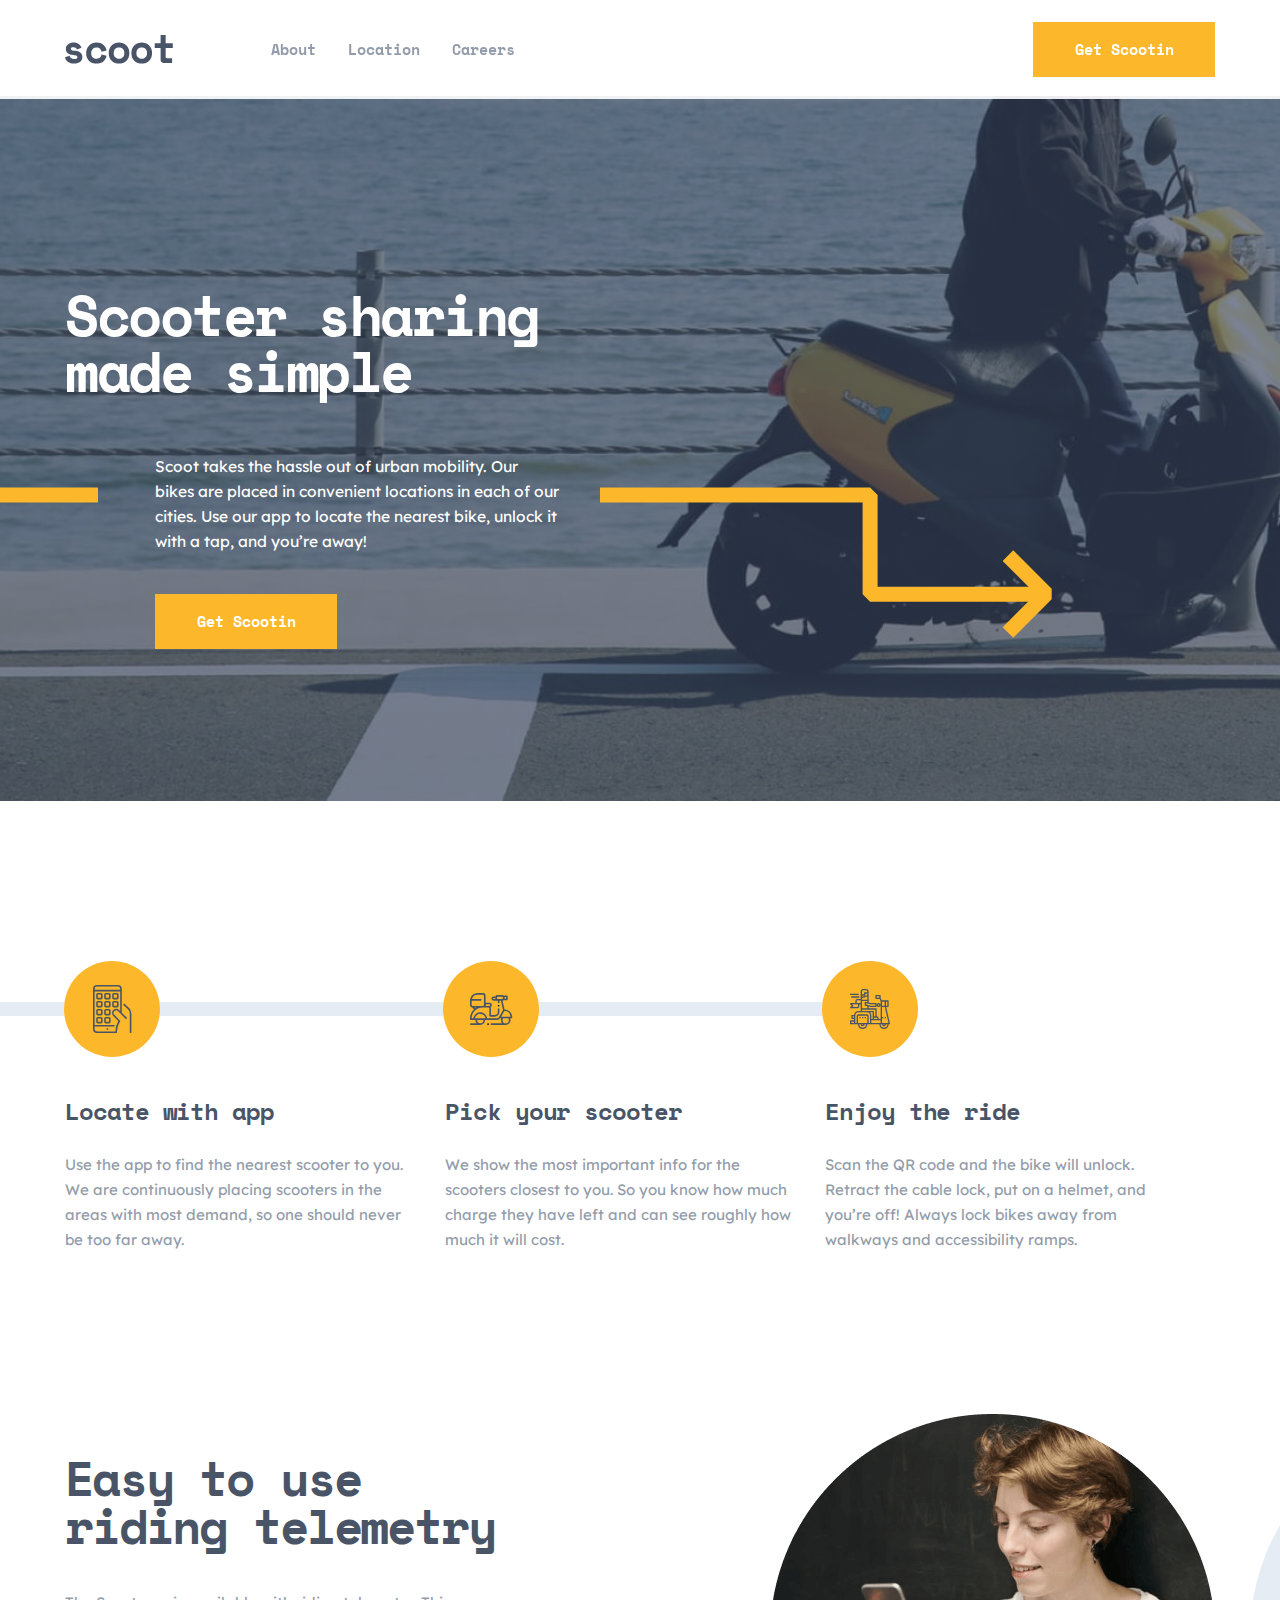
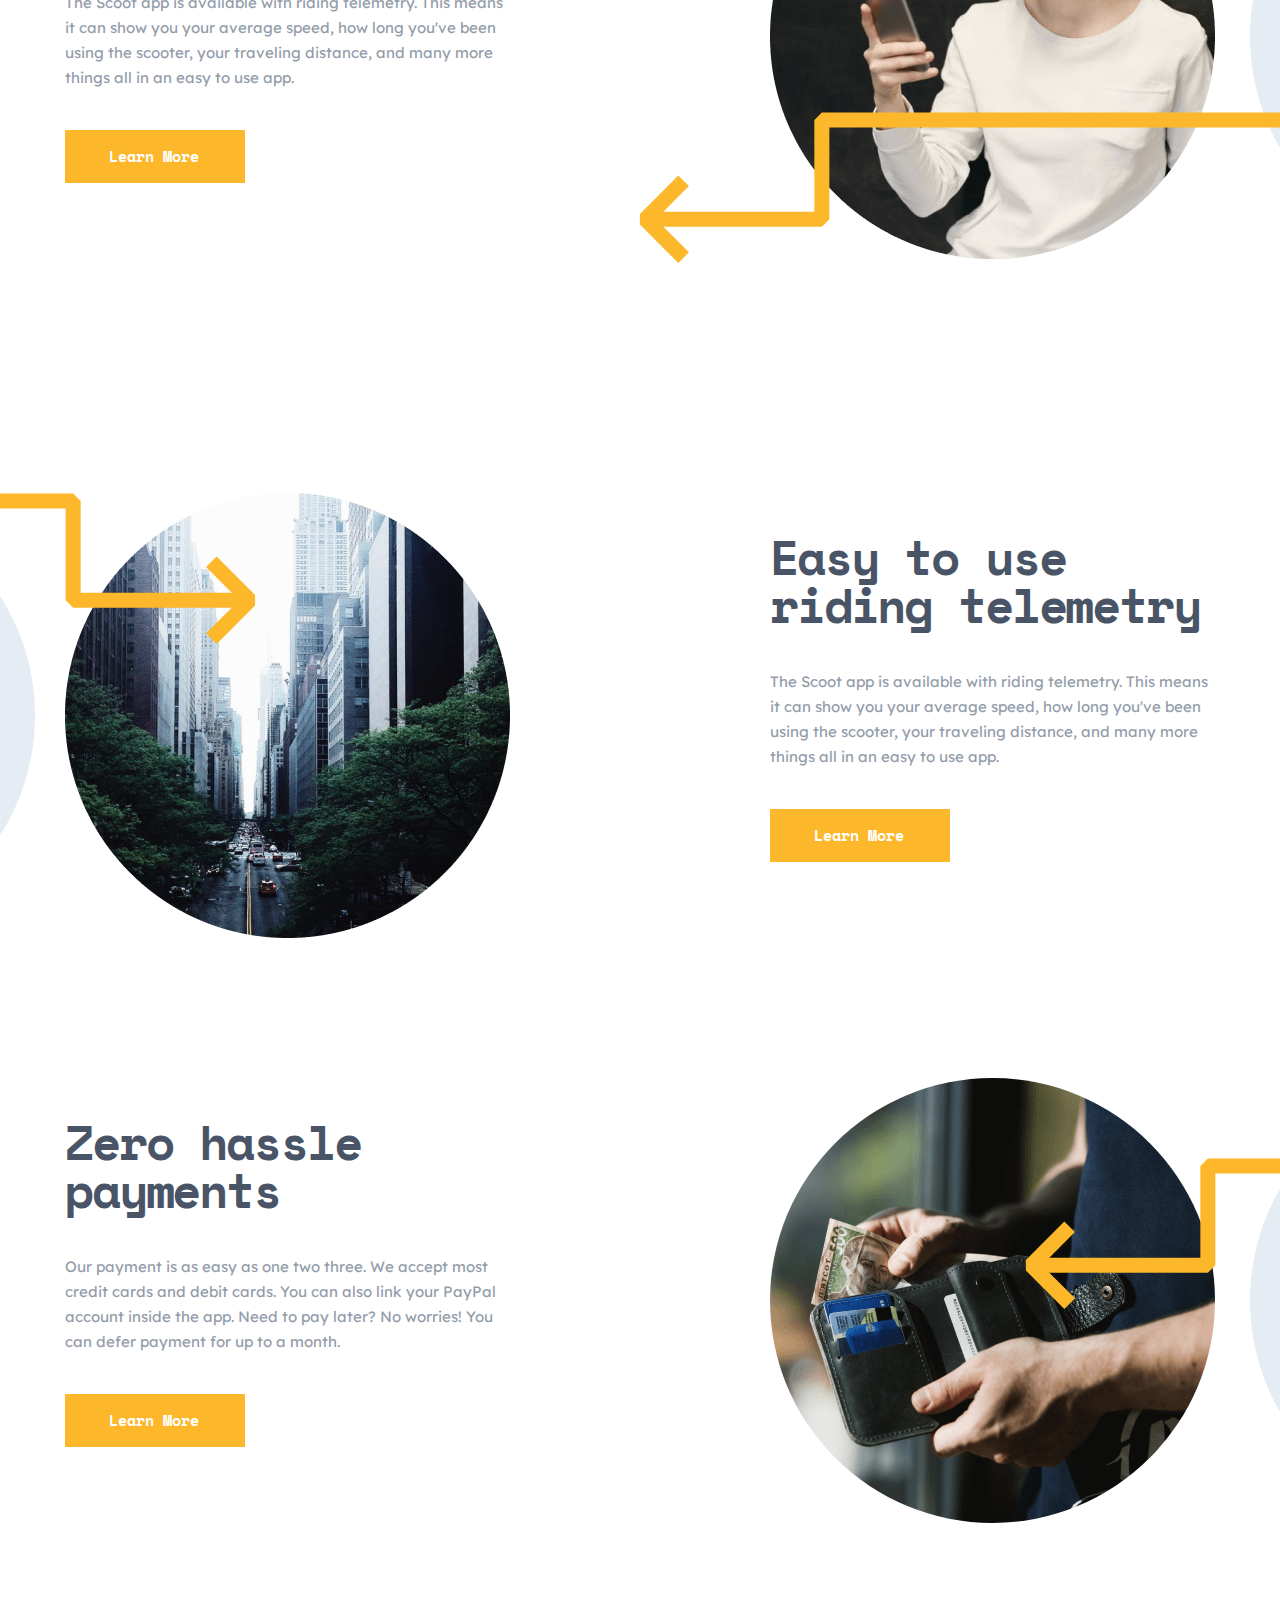
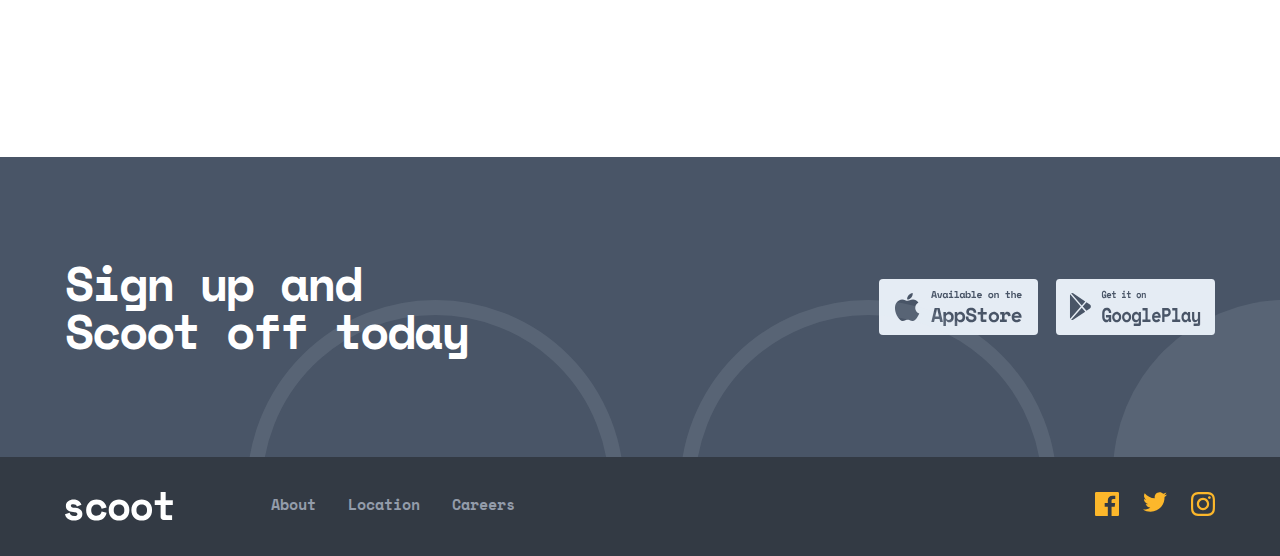
<file: index.html>
<!DOCTYPE html>
<html lang="en">
  <head>
    <meta charset="UTF-8" />
    <meta http-equiv="X-UA-Compatible" content="IE=edge" />
    <meta name="viewport" content="width=device-width, initial-scale=1.0" />
    <link rel="stylesheet" href="./css/main.css" />
    <title>Scoot_Javohir</title>
  </head>
  <body>
    <header class="header">
      <div class="container">
        <div class="header__tuggle-btn">
          <button href="">
            <img src="./images/svg/tuggle-btn.svg" alt="" />
          </button>
        </div>
        <div class="header__logo">
          <a href="./index.html">
            <svg
              xmlns="http://www.w3.org/2000/svg"
              width="108"
              height="29"
              fill="none"
            >
              <path
                fill="#495567"
                fill-rule="evenodd"
                d="M107.097 23.2V28h-8.4c-.907 0-1.647-.293-2.22-.88-.573-.587-.86-1.333-.86-2.24V12.96h-5.88v-4.8h5.88V0h5.04v8.16h7.16v4.8h-7.16V22c0 .8.36 1.2 1.08 1.2h5.36ZM9.12 28.56c2.613 0 4.64-.587 6.08-1.76 1.44-1.173 2.16-2.747 2.16-4.72v-.24c0-1.787-.64-3.18-1.92-4.18-1.28-1-2.933-1.607-4.96-1.82-1.76-.187-2.973-.42-3.64-.7-.667-.28-1-.74-1-1.38 0-.453.213-.833.64-1.14.427-.307 1.067-.46 1.92-.46.933 0 1.693.207 2.28.62.587.413 1 .98 1.24 1.7l4.56-1.84a8.832 8.832 0 0 0-.92-1.74c-.4-.6-.92-1.147-1.56-1.64-.64-.493-1.42-.893-2.34-1.2-.92-.307-2.007-.46-3.26-.46-.96 0-1.893.133-2.8.4a7.473 7.473 0 0 0-2.4 1.18 6.193 6.193 0 0 0-1.68 1.9c-.427.747-.64 1.613-.64 2.6v.24c0 1.893.66 3.327 1.98 4.3 1.32.973 3.1 1.553 5.34 1.74.827.08 1.513.187 2.06.32.547.133.98.3 1.3.5.32.2.54.413.66.64.12.227.18.473.18.74 0 .453-.233.873-.7 1.26-.467.387-1.327.58-2.58.58-1.413 0-2.46-.32-3.14-.96-.68-.64-1.127-1.387-1.34-2.24L0 22.32c.133.693.393 1.407.78 2.14.387.733.94 1.4 1.66 2 .72.6 1.627 1.1 2.72 1.5 1.093.4 2.413.6 3.96.6Zm22.454 0c2.827 0 5.087-.72 6.78-2.16 1.694-1.44 2.767-3.333 3.22-5.68l-4.96-1.24c-.24 1.307-.766 2.347-1.58 3.12-.813.773-1.993 1.16-3.54 1.16-.72 0-1.4-.113-2.04-.34a4.705 4.705 0 0 1-1.68-1.02c-.48-.453-.86-1.02-1.14-1.7-.28-.68-.42-1.46-.42-2.34v-.24c0-.88.14-1.673.42-2.38.28-.707.66-1.307 1.14-1.8a5.006 5.006 0 0 1 1.68-1.14 5.25 5.25 0 0 1 2.04-.4c1.547 0 2.747.427 3.6 1.28.854.853 1.36 1.867 1.52 3.04l4.96-1.28c-.453-2.347-1.54-4.24-3.26-5.68-1.72-1.44-3.966-2.16-6.74-2.16-1.44 0-2.793.24-4.06.72a9.726 9.726 0 0 0-3.32 2.08c-.946.907-1.686 2-2.22 3.28-.533 1.28-.8 2.72-.8 4.32v.48c0 1.6.267 3.027.8 4.28.534 1.253 1.267 2.307 2.2 3.16.934.853 2.034 1.507 3.3 1.96 1.267.453 2.634.68 4.1.68Zm26.355-.68c-1.24.453-2.54.68-3.9.68-1.36 0-2.66-.227-3.9-.68a9.996 9.996 0 0 1-3.3-1.98c-.96-.867-1.72-1.933-2.28-3.2-.56-1.267-.84-2.727-.84-4.38v-.48c0-1.627.28-3.073.84-4.34.56-1.267 1.32-2.34 2.28-3.22a9.827 9.827 0 0 1 3.3-2c1.24-.453 2.54-.68 3.9-.68 1.36 0 2.66.227 3.9.68a9.827 9.827 0 0 1 3.3 2c.96.88 1.72 1.953 2.28 3.22.56 1.267.84 2.713.84 4.34v.48c0 1.653-.28 3.113-.84 4.38-.56 1.267-1.32 2.333-2.28 3.2a9.996 9.996 0 0 1-3.3 1.98Zm-3.9-4.12c-.72 0-1.4-.12-2.04-.36a4.95 4.95 0 0 1-1.68-1.04 4.911 4.911 0 0 1-1.14-1.66c-.28-.653-.42-1.393-.42-2.22v-.8c0-.827.14-1.567.42-2.22.28-.653.66-1.207 1.14-1.66a4.95 4.95 0 0 1 1.68-1.04c.64-.24 1.32-.36 2.04-.36s1.4.12 2.04.36c.64.24 1.2.587 1.68 1.04.48.453.86 1.007 1.14 1.66.28.653.42 1.393.42 2.22v.8c0 .827-.14 1.567-.42 2.22a4.911 4.911 0 0 1-1.14 1.66c-.48.453-1.04.8-1.68 1.04-.64.24-1.32.36-2.04.36Zm26.594 4.12c-1.24.453-2.54.68-3.9.68-1.36 0-2.66-.227-3.9-.68a9.996 9.996 0 0 1-3.3-1.98c-.96-.867-1.72-1.933-2.28-3.2-.56-1.267-.84-2.727-.84-4.38v-.48c0-1.627.28-3.073.84-4.34.56-1.267 1.32-2.34 2.28-3.22a9.827 9.827 0 0 1 3.3-2c1.24-.453 2.54-.68 3.9-.68 1.36 0 2.66.227 3.9.68a9.827 9.827 0 0 1 3.3 2c.96.88 1.72 1.953 2.28 3.22.56 1.267.84 2.713.84 4.34v.48c0 1.653-.28 3.113-.84 4.38-.56 1.267-1.32 2.333-2.28 3.2a9.996 9.996 0 0 1-3.3 1.98Zm-3.9-4.12c-.72 0-1.4-.12-2.04-.36a4.95 4.95 0 0 1-1.68-1.04 4.911 4.911 0 0 1-1.14-1.66c-.28-.653-.42-1.393-.42-2.22v-.8c0-.827.14-1.567.42-2.22.28-.653.66-1.207 1.14-1.66a4.95 4.95 0 0 1 1.68-1.04c.64-.24 1.32-.36 2.04-.36s1.4.12 2.04.36c.64.24 1.2.587 1.68 1.04.48.453.86 1.007 1.14 1.66.28.653.42 1.393.42 2.22v.8c0 .827-.14 1.567-.42 2.22a4.911 4.911 0 0 1-1.14 1.66c-.48.453-1.04.8-1.68 1.04-.64.24-1.32.36-2.04.36Z"
                clip-rule="evenodd"
              />
            </svg>
          </a>
        </div>
        <nav class="navbar hidden">
          <ul class="navbar__list">
            <li><a href="./html/about.html">About</a></li>
            <li><a href="./html/location.html">Location</a></li>
            <li><a href="./html/careers.html">Careers</a></li>
          </ul>
          <a href="" class="btn header-btn">Get Scootin</a>
        </nav>
      </div>
    </header>

    <!-- MAIN -->
    <main>
      <section class="hero">
        <div class="container">
          <div class="hero__div">
            <h1>Scooter sharing made simple</h1>
            <div class="hero__div-site">
              <div class="hero__img">
                <img src="./images/svg/hero-bac-img.svg" alt="" />
              </div>

              <div class="hero__text">
                <p>
                  Scoot takes the hassle out of urban mobility. Our bikes are
                  placed in convenient locations in each of our cities. Use our
                  app to locate the nearest bike, unlock it with a tap, and
                  you’re away!
                </p>
                <a href="" class="btn header-btn hero__btn">Get Scootin</a>
              </div>
              <div class="hero__img2">
                <img src="./images/svg/hero-bac-img2.svg" alt="" />
              </div>
            </div>
          </div>
        </div>
      </section>

      <section class="locate">
        <div class="container">
          <div class="locate__img">
            <div class="locate__line"></div>
            <div class="locate__img-tel">
              <div class="">
                <svg
                  xmlns="http://www.w3.org/2000/svg"
                  width="39"
                  height="48"
                  fill="none"
                >
                  <path
                    fill="#495567"
                    fill-rule="evenodd"
                    d="M24.8 0H4.01A4.003 4.003 0 0 0 .014 3.998v39.979a4.003 4.003 0 0 0 3.998 3.997H24v-1.43a18.178 18.178 0 0 1 3.064-10.12.8.8 0 0 0-.1-1.008l-5.597-5.597a2.594 2.594 0 0 1 .19-3.838 2.693 2.693 0 0 1 3.58.275l7.893 7.893 1.13-1.13-5.362-5.365V3.998A4.003 4.003 0 0 0 24.8 0Zm2.398 26.055-.93-.93a4.303 4.303 0 0 0-5.729-.38 4.194 4.194 0 0 0-.303 6.204l5.142 5.142a19.77 19.77 0 0 0-2.971 10.284H4.01a2.4 2.4 0 0 1-2.399-2.398v-2.4h19.99V39.98H1.611V6.397h25.586v19.658ZM1.612 4.797h25.586v-.8A2.4 2.4 0 0 0 24.8 1.6H4.01a2.4 2.4 0 0 0-2.398 2.399v.8ZM31.155 18.6l-1.078 1.18 4.903 4.494a5.61 5.61 0 0 1 1.813 4.127v19.573h1.6V28.401a7.214 7.214 0 0 0-2.334-5.305L31.155 18.6ZM4.81 14.393H8.01c.883 0 1.599-.715 1.599-1.599V9.595c0-.883-.716-1.6-1.6-1.6H4.81c-.883 0-1.599.717-1.599 1.6v3.198c0 .884.716 1.6 1.6 1.6Zm0-4.797H8.01v3.198H4.81V9.595Zm11.194 4.797h-3.198c-.883 0-1.6-.715-1.6-1.599V9.595c0-.883.717-1.6 1.6-1.6h3.198c.884 0 1.6.717 1.6 1.6v3.198c0 .884-.716 1.6-1.6 1.6Zm0-4.797h-3.198v3.198h3.198V9.595Zm4.798 4.797H24c.883 0 1.6-.715 1.6-1.599V9.595c0-.883-.717-1.6-1.6-1.6h-3.198c-.884 0-1.6.717-1.6 1.6v3.198c0 .884.716 1.6 1.6 1.6Zm0-4.797H24v3.198h-3.198V9.595ZM8.009 22.388H4.81c-.883 0-1.599-.716-1.599-1.6v-3.197c0-.884.716-1.6 1.6-1.6h3.198c.883 0 1.599.716 1.599 1.6v3.198c0 .883-.716 1.6-1.6 1.6Zm0-4.797H4.81v3.198H8.01V17.59ZM4.81 30.384H8.01c.883 0 1.599-.716 1.599-1.6v-3.198c0-.883-.716-1.599-1.6-1.599H4.81c-.883 0-1.599.716-1.599 1.6v3.198c0 .883.716 1.599 1.6 1.599Zm0-4.798H8.01v3.199H4.81v-3.199Zm11.194-3.198h-3.198a1.6 1.6 0 0 1-1.6-1.6v-3.197c0-.884.717-1.6 1.6-1.6h3.198c.884 0 1.6.716 1.6 1.6v3.198c0 .883-.716 1.6-1.6 1.6Zm0-4.797h-3.198v3.198h3.198V17.59Zm4.798 4.797H24c.883 0 1.6-.716 1.6-1.6v-3.197c0-.884-.717-1.6-1.6-1.6h-3.198c-.884 0-1.6.716-1.6 1.6v3.198c0 .883.716 1.6 1.6 1.6Zm0-4.797H24v3.198h-3.198V17.59Zm-4.798 12.793h-3.198c-.883 0-1.6-.716-1.6-1.6v-3.198c0-.883.717-1.599 1.6-1.599h3.198c.884 0 1.6.716 1.6 1.6v3.198c0 .883-.716 1.599-1.6 1.599Zm0-4.798h-3.198v3.199h3.198v-3.199ZM4.81 38.38H8.01c.883 0 1.599-.716 1.599-1.6v-3.198c0-.883-.716-1.6-1.6-1.6H4.81c-.883 0-1.599.717-1.599 1.6v3.198c0 .884.716 1.6 1.6 1.6Zm0-4.798H8.01v3.198H4.81v-3.198Zm11.194 4.797h-3.198c-.883 0-1.6-.715-1.6-1.599v-3.198a1.6 1.6 0 0 1 1.6-1.6h3.198c.884 0 1.6.717 1.6 1.6v3.198c0 .884-.716 1.6-1.6 1.6Zm0-4.797h-3.198v3.198h3.198v-3.198Zm-.8 9.595h-1.598v1.6h1.599v-1.6Z"
                    clip-rule="evenodd"
                  />
                </svg>
              </div>
            </div>

            <div class="locate__line2"></div>
            <div class="locate__img-tel">
              <div class="">
                <svg
                  xmlns="http://www.w3.org/2000/svg"
                  width="43"
                  height="32"
                  fill="none"
                >
                  <path
                    fill="#000"
                    d="M18.07 30.301a.833.833 0 0 0-.585.242.833.833 0 0 0-.242.585c0 .217.088.43.242.584a.833.833 0 0 0 .585.243c.217 0 .43-.089.584-.242a.832.832 0 0 0 .243-.585.833.833 0 0 0-.243-.585.834.834 0 0 0-.584-.242Z"
                  />
                  <path
                    fill="#495567"
                    fill-rule="evenodd"
                    d="m34.54 16.419-1.928-8.706c.52-.07.979-.335 1.301-.718.381.238.83.376 1.312.376h1.654c.456 0 .826-.37.826-.827V3.237a.827.827 0 0 0-.826-.827h-1.654c-.496 0-.958.147-1.346.398a2.06 2.06 0 0 0-1.546-.698h-4.88c-.878 0-1.628.55-1.927 1.323h-1.96c-1.185 0-2.15.964-2.15 2.15 0 1.185.965 2.15 2.15 2.15h4.256v1.666a.827.827 0 1 0 1.654 0V7.732h1.447l2.075 9.379-3.928 6.997a2.429 2.429 0 0 1-2.113 1.234h-9.806c-.411-3.442-3.346-6.121-6.898-6.121a6.88 6.88 0 0 0-4.287 1.48l-.005.004a6.906 6.906 0 0 0-2.607 4.637H1.656c.108-5.944 4.977-10.746 10.946-10.746h5.866c.463 0 .84.377.84.84v7.426c0 .456.37.827.826.827h4.4a4.932 4.932 0 0 0 4.932-4.927l.004-2.747a.827.827 0 0 0-1.654-.003l-.004 2.748a3.279 3.279 0 0 1-3.278 3.274h-3.573v-6.599a2.48 2.48 0 0 0-.293-1.172 2.482 2.482 0 0 0 1.244-2.15 2.483 2.483 0 0 0-2.48-2.48h-3.019c-.29 0-.568.05-.827.142V2.522a2.484 2.484 0 0 0-2.48-2.48H7.77C3.904.041.69 2.88.098 6.582a.827.827 0 0 0-.039.25v.007a7.81 7.81 0 0 0-.06.972v4.302c.001 1.242.919 2.273 2.111 2.453l1.832 1.83A12.568 12.568 0 0 0 0 25.545v.625c0 .457.37.827.827.827h4.647a.845.845 0 0 0-.017.165c0 1.2.444 2.298 1.176 3.14H.827a.827.827 0 0 0 0 1.654h9.358c.023.002.045.002.068.002a4.801 4.801 0 0 0 4.796-4.796.842.842 0 0 0-.016-.165h11.924a4.085 4.085 0 0 0 3.281-1.656h1.047A4.772 4.772 0 0 0 32.1 30.3H21.377a.827.827 0 0 0 0 1.654h14.248l.096.002a4.801 4.801 0 0 0 4.796-4.796 4.79 4.79 0 0 0-.36-1.821h1.352c.457 0 .827-.37.827-.827 0-4.365-3.47-7.934-7.797-8.094Zm-18.127-5.132h3.018a.828.828 0 0 1 0 1.654h-3.018a.828.828 0 0 1 0-1.654ZM1.656 7.711a2.993 2.993 0 0 0-.002.102v4.3c0 .457.37.828.826.828h10.625a.828.828 0 0 0 .827-.827V2.522a.828.828 0 0 0-.827-.827H7.771a6.128 6.128 0 0 0-5.845 4.311h8.78a.827.827 0 1 1 0 1.654H1.658l-.002.05Zm2.821 6.884H6.37c-.397.226-.78.475-1.15.742l-.742-.742Zm5.808 15.708a3.145 3.145 0 0 0 3.11-3.142.85.85 0 0 1 .017-.165H7.095c.01.053.016.109.016.165 0 1.701 1.358 3.09 3.047 3.14h.113l.014.002Zm-5.262-4.96a5.26 5.26 0 0 1 1.96-3.338L6.99 22a5.24 5.24 0 0 1 3.263-1.125 5.303 5.303 0 0 1 5.23 4.467H5.023Zm31.029-21.28h-.827a.828.828 0 0 0 0 1.655h.827V4.064ZM23.07 5.584c0-.274.222-.497.496-.497h1.822v.582c0 .14.014.278.04.41h-1.862a.497.497 0 0 1-.496-.495Zm4.382.496h4.881c.227 0 .411-.184.411-.411V4.174a.411.411 0 0 0-.41-.41h-4.882a.412.412 0 0 0-.41.41v1.494c0 .227.184.41.41.41ZM38.863 27.16a3.145 3.145 0 0 1-3.11 3.142h-.007l-.007-.001-.018-.001h-.095a3.145 3.145 0 0 1-3.047-3.14c0-.657.205-1.292.582-1.821h5.12c.377.53.582 1.164.582 1.821Zm-4.507-9.091-3.153 5.616h9.426a6.454 6.454 0 0 0-6.273-5.616Z"
                    clip-rule="evenodd"
                  />
                  <path
                    fill="#000"
                    d="M28.649 13.533a.827.827 0 1 0 0-1.653h-.003a.826.826 0 1 0 .003 1.653Z"
                  />
                </svg>
              </div>
            </div>

            <div class="locate__line2"></div>
            <div class="locate__img-tel">
              <div class="">
                <svg
                  xmlns="http://www.w3.org/2000/svg"
                  width="40"
                  height="40"
                  fill="none"
                >
                  <path
                    fill="#495567"
                    fill-rule="evenodd"
                    d="M36.171 18H38a.667.667 0 0 0 .667-.667V12a.667.667 0 0 0-.667-.667h-6.255l-1.078-2.157v-2.51A.667.667 0 0 0 30 6h-4a.667.667 0 0 0-.667.667v2.666c0 .369.299.667.667.667h3.588l1.079 2.157V16a2 2 0 0 0-4 0v-1.333A.667.667 0 0 0 26 14h-5.251l-2.082-.52V2.666A2.667 2.667 0 0 0 16 0h-2.667a2.667 2.667 0 0 0-2.666 2.667V10H7.333a2 2 0 0 0-2 2v2H.667a.667.667 0 0 0-.472 1.138l1.529 1.529-1.529 1.528a.667.667 0 0 0 .472 1.138h6.666a2 2 0 0 0 2-2v-2h1.334V22h-2a4.667 4.667 0 0 0-4.614 4H2a.667.667 0 0 0-.667.667v2.666c0 .369.299.667.667.667h2v1.333H.667A.667.667 0 0 0 0 32v2.667c0 .368.298.666.667.666H8a4.667 4.667 0 1 0 9.333 0h12a4.667 4.667 0 1 0 9.334 0h.666a.666.666 0 0 0 .65-.816L36.171 18Zm-9.504-2a2 2 0 1 0 4 0v14h-2v-.667a2 2 0 0 0-2-2V20a.667.667 0 0 0-.667-.667h-7.333v-1.812l1.838.459c.053.013.107.02.162.02H26a.667.667 0 0 0 .667-.667V16Zm2.666-7.333h-2.666V7.333h2.666v1.334ZM4 34v-1.333H1.333V34H4Zm0-5.333H2.667v-1.334H4v1.334Zm33.333-16H36v4h1.333v-4Zm-5.333 0h2.667v4H32v-4Zm-4.667 16.666a.667.667 0 0 0-.666-.666H24V30h3.333v-.667Zm-6.828-14.02c.053.014.107.02.162.02h4.666v1.334H20.75L16 15.479v-1.292l4.505 1.126Zm-7.172-13.98c-.736 0-1.333.597-1.333 1.334v2.666h2V4c0-.368.299-.667.667-.667h2.666v-.666c0-.737-.597-1.334-1.333-1.334h-2.667ZM12 6.667h2.667A.667.667 0 0 0 15.333 6V4.667h2V6.17L12 7.77V6.667Zm5.333 4V7.563L12 9.163v1.504h5.333Zm0 1.333v1.146l-1.838-.46a.666.666 0 0 0-.828.647V16c0 .306.208.572.504.647l2.162.54v2.146H12V12h5.333Zm8 15.333v-6.666H12V22h11.333c.369 0 .667.299.667.667v4.666h1.333ZM8 17.333a.667.667 0 0 1-.667.667H2.276l.862-.862a.667.667 0 0 0 0-.943l-.862-.862H8v2ZM6.667 12v2h4v-2.667H7.333a.667.667 0 0 0-.666.667Zm6 26.667a3.337 3.337 0 0 1-3.334-3.334h1.334a2 2 0 1 0 4 0H16a3.337 3.337 0 0 1-3.333 3.334Zm0-2.667a.667.667 0 0 0 .666-.667H12c0 .369.299.667.667.667Zm4.666-2H8v-6.667c0-.368.298-.666.667-.666h8c.368 0 .666.298.666.666V34Zm1.334 0H20v-7.333a3.337 3.337 0 0 0-3.333-3.334h-8a3.337 3.337 0 0 0-3.334 3.334V34h1.334v-6.667a2 2 0 0 1 2-2h8a2 2 0 0 1 2 2V34Zm1.26-10.667h2.74V30h-1.334v-3.333a4.651 4.651 0 0 0-1.406-3.334ZM34 38.667a3.337 3.337 0 0 1-3.333-3.334H32a2 2 0 1 0 4 0h1.333A3.337 3.337 0 0 1 34 38.667ZM34 36a.667.667 0 0 0 .667-.667h-1.334c0 .369.299.667.667.667Zm-2-2v-4.667h1.333V28H32V18h2.8l3.692 16H32Zm-10.667 0h9.334v-2.667h-9.334V34ZM36 28h-1.333v1.333H36V28ZM9.333 28h1.334v1.333H9.333V28Zm4 0H12v1.333h1.333V28Zm1.334 0H16v1.333h-1.333V28Zm14-12.667a.667.667 0 1 1 0 1.334.667.667 0 0 1 0-1.334ZM0 4.667h8.667V6H0V4.667Zm9.333 2.666h-8v1.334h8V7.333Z"
                    clip-rule="evenodd"
                  />
                </svg>
              </div>
            </div>
          </div>

          <div class="locate__text-div">
            <div class="locate__text">
              <div class="locate__img-tel locate__img-phone">
                <div class="">
                  <svg
                    xmlns="http://www.w3.org/2000/svg"
                    width="39"
                    height="48"
                    fill="none"
                  >
                    <path
                      fill="#495567"
                      fill-rule="evenodd"
                      d="M24.8 0H4.01A4.003 4.003 0 0 0 .014 3.998v39.979a4.003 4.003 0 0 0 3.998 3.997H24v-1.43a18.178 18.178 0 0 1 3.064-10.12.8.8 0 0 0-.1-1.008l-5.597-5.597a2.594 2.594 0 0 1 .19-3.838 2.693 2.693 0 0 1 3.58.275l7.893 7.893 1.13-1.13-5.362-5.365V3.998A4.003 4.003 0 0 0 24.8 0Zm2.398 26.055-.93-.93a4.303 4.303 0 0 0-5.729-.38 4.194 4.194 0 0 0-.303 6.204l5.142 5.142a19.77 19.77 0 0 0-2.971 10.284H4.01a2.4 2.4 0 0 1-2.399-2.398v-2.4h19.99V39.98H1.611V6.397h25.586v19.658ZM1.612 4.797h25.586v-.8A2.4 2.4 0 0 0 24.8 1.6H4.01a2.4 2.4 0 0 0-2.398 2.399v.8ZM31.155 18.6l-1.078 1.18 4.903 4.494a5.61 5.61 0 0 1 1.813 4.127v19.573h1.6V28.401a7.214 7.214 0 0 0-2.334-5.305L31.155 18.6ZM4.81 14.393H8.01c.883 0 1.599-.715 1.599-1.599V9.595c0-.883-.716-1.6-1.6-1.6H4.81c-.883 0-1.599.717-1.599 1.6v3.198c0 .884.716 1.6 1.6 1.6Zm0-4.797H8.01v3.198H4.81V9.595Zm11.194 4.797h-3.198c-.883 0-1.6-.715-1.6-1.599V9.595c0-.883.717-1.6 1.6-1.6h3.198c.884 0 1.6.717 1.6 1.6v3.198c0 .884-.716 1.6-1.6 1.6Zm0-4.797h-3.198v3.198h3.198V9.595Zm4.798 4.797H24c.883 0 1.6-.715 1.6-1.599V9.595c0-.883-.717-1.6-1.6-1.6h-3.198c-.884 0-1.6.717-1.6 1.6v3.198c0 .884.716 1.6 1.6 1.6Zm0-4.797H24v3.198h-3.198V9.595ZM8.009 22.388H4.81c-.883 0-1.599-.716-1.599-1.6v-3.197c0-.884.716-1.6 1.6-1.6h3.198c.883 0 1.599.716 1.599 1.6v3.198c0 .883-.716 1.6-1.6 1.6Zm0-4.797H4.81v3.198H8.01V17.59ZM4.81 30.384H8.01c.883 0 1.599-.716 1.599-1.6v-3.198c0-.883-.716-1.599-1.6-1.599H4.81c-.883 0-1.599.716-1.599 1.6v3.198c0 .883.716 1.599 1.6 1.599Zm0-4.798H8.01v3.199H4.81v-3.199Zm11.194-3.198h-3.198a1.6 1.6 0 0 1-1.6-1.6v-3.197c0-.884.717-1.6 1.6-1.6h3.198c.884 0 1.6.716 1.6 1.6v3.198c0 .883-.716 1.6-1.6 1.6Zm0-4.797h-3.198v3.198h3.198V17.59Zm4.798 4.797H24c.883 0 1.6-.716 1.6-1.6v-3.197c0-.884-.717-1.6-1.6-1.6h-3.198c-.884 0-1.6.716-1.6 1.6v3.198c0 .883.716 1.6 1.6 1.6Zm0-4.797H24v3.198h-3.198V17.59Zm-4.798 12.793h-3.198c-.883 0-1.6-.716-1.6-1.6v-3.198c0-.883.717-1.599 1.6-1.599h3.198c.884 0 1.6.716 1.6 1.6v3.198c0 .883-.716 1.599-1.6 1.599Zm0-4.798h-3.198v3.199h3.198v-3.199ZM4.81 38.38H8.01c.883 0 1.599-.716 1.599-1.6v-3.198c0-.883-.716-1.6-1.6-1.6H4.81c-.883 0-1.599.717-1.599 1.6v3.198c0 .884.716 1.6 1.6 1.6Zm0-4.798H8.01v3.198H4.81v-3.198Zm11.194 4.797h-3.198c-.883 0-1.6-.715-1.6-1.599v-3.198a1.6 1.6 0 0 1 1.6-1.6h3.198c.884 0 1.6.717 1.6 1.6v3.198c0 .884-.716 1.6-1.6 1.6Zm0-4.797h-3.198v3.198h3.198v-3.198Zm-.8 9.595h-1.598v1.6h1.599v-1.6Z"
                      clip-rule="evenodd"
                    />
                  </svg>
                </div>
              </div>

              <h4>Locate with app</h4>
              <p>
                Use the app to find the nearest scooter to you. We are
                continuously placing scooters in the areas with most demand, so
                one should never be too far away.
              </p>
            </div>

            <div class="locate__text">
              <div class="locate__img-tel locate__img-phone">
                <div class="">
                  <svg
                    xmlns="http://www.w3.org/2000/svg"
                    width="43"
                    height="32"
                    fill="none"
                  >
                    <path
                      fill="#000"
                      d="M18.07 30.301a.833.833 0 0 0-.585.242.833.833 0 0 0-.242.585c0 .217.088.43.242.584a.833.833 0 0 0 .585.243c.217 0 .43-.089.584-.242a.832.832 0 0 0 .243-.585.833.833 0 0 0-.243-.585.834.834 0 0 0-.584-.242Z"
                    />
                    <path
                      fill="#495567"
                      fill-rule="evenodd"
                      d="m34.54 16.419-1.928-8.706c.52-.07.979-.335 1.301-.718.381.238.83.376 1.312.376h1.654c.456 0 .826-.37.826-.827V3.237a.827.827 0 0 0-.826-.827h-1.654c-.496 0-.958.147-1.346.398a2.06 2.06 0 0 0-1.546-.698h-4.88c-.878 0-1.628.55-1.927 1.323h-1.96c-1.185 0-2.15.964-2.15 2.15 0 1.185.965 2.15 2.15 2.15h4.256v1.666a.827.827 0 1 0 1.654 0V7.732h1.447l2.075 9.379-3.928 6.997a2.429 2.429 0 0 1-2.113 1.234h-9.806c-.411-3.442-3.346-6.121-6.898-6.121a6.88 6.88 0 0 0-4.287 1.48l-.005.004a6.906 6.906 0 0 0-2.607 4.637H1.656c.108-5.944 4.977-10.746 10.946-10.746h5.866c.463 0 .84.377.84.84v7.426c0 .456.37.827.826.827h4.4a4.932 4.932 0 0 0 4.932-4.927l.004-2.747a.827.827 0 0 0-1.654-.003l-.004 2.748a3.279 3.279 0 0 1-3.278 3.274h-3.573v-6.599a2.48 2.48 0 0 0-.293-1.172 2.482 2.482 0 0 0 1.244-2.15 2.483 2.483 0 0 0-2.48-2.48h-3.019c-.29 0-.568.05-.827.142V2.522a2.484 2.484 0 0 0-2.48-2.48H7.77C3.904.041.69 2.88.098 6.582a.827.827 0 0 0-.039.25v.007a7.81 7.81 0 0 0-.06.972v4.302c.001 1.242.919 2.273 2.111 2.453l1.832 1.83A12.568 12.568 0 0 0 0 25.545v.625c0 .457.37.827.827.827h4.647a.845.845 0 0 0-.017.165c0 1.2.444 2.298 1.176 3.14H.827a.827.827 0 0 0 0 1.654h9.358c.023.002.045.002.068.002a4.801 4.801 0 0 0 4.796-4.796.842.842 0 0 0-.016-.165h11.924a4.085 4.085 0 0 0 3.281-1.656h1.047A4.772 4.772 0 0 0 32.1 30.3H21.377a.827.827 0 0 0 0 1.654h14.248l.096.002a4.801 4.801 0 0 0 4.796-4.796 4.79 4.79 0 0 0-.36-1.821h1.352c.457 0 .827-.37.827-.827 0-4.365-3.47-7.934-7.797-8.094Zm-18.127-5.132h3.018a.828.828 0 0 1 0 1.654h-3.018a.828.828 0 0 1 0-1.654ZM1.656 7.711a2.993 2.993 0 0 0-.002.102v4.3c0 .457.37.828.826.828h10.625a.828.828 0 0 0 .827-.827V2.522a.828.828 0 0 0-.827-.827H7.771a6.128 6.128 0 0 0-5.845 4.311h8.78a.827.827 0 1 1 0 1.654H1.658l-.002.05Zm2.821 6.884H6.37c-.397.226-.78.475-1.15.742l-.742-.742Zm5.808 15.708a3.145 3.145 0 0 0 3.11-3.142.85.85 0 0 1 .017-.165H7.095c.01.053.016.109.016.165 0 1.701 1.358 3.09 3.047 3.14h.113l.014.002Zm-5.262-4.96a5.26 5.26 0 0 1 1.96-3.338L6.99 22a5.24 5.24 0 0 1 3.263-1.125 5.303 5.303 0 0 1 5.23 4.467H5.023Zm31.029-21.28h-.827a.828.828 0 0 0 0 1.655h.827V4.064ZM23.07 5.584c0-.274.222-.497.496-.497h1.822v.582c0 .14.014.278.04.41h-1.862a.497.497 0 0 1-.496-.495Zm4.382.496h4.881c.227 0 .411-.184.411-.411V4.174a.411.411 0 0 0-.41-.41h-4.882a.412.412 0 0 0-.41.41v1.494c0 .227.184.41.41.41ZM38.863 27.16a3.145 3.145 0 0 1-3.11 3.142h-.007l-.007-.001-.018-.001h-.095a3.145 3.145 0 0 1-3.047-3.14c0-.657.205-1.292.582-1.821h5.12c.377.53.582 1.164.582 1.821Zm-4.507-9.091-3.153 5.616h9.426a6.454 6.454 0 0 0-6.273-5.616Z"
                      clip-rule="evenodd"
                    />
                    <path
                      fill="#000"
                      d="M28.649 13.533a.827.827 0 1 0 0-1.653h-.003a.826.826 0 1 0 .003 1.653Z"
                    />
                  </svg>
                </div>
              </div>
              <h4>Pick your scooter</h4>
              <p>
                We show the most important info for the scooters closest to you.
                So you know how much charge they have left and can see roughly
                how much it will cost.
              </p>
            </div>

            <div class="locate__text">
              <div class="locate__img-tel locate__img-phone">
                <div class="">
                  <svg
                    xmlns="http://www.w3.org/2000/svg"
                    width="40"
                    height="40"
                    fill="none"
                  >
                    <path
                      fill="#495567"
                      fill-rule="evenodd"
                      d="M36.171 18H38a.667.667 0 0 0 .667-.667V12a.667.667 0 0 0-.667-.667h-6.255l-1.078-2.157v-2.51A.667.667 0 0 0 30 6h-4a.667.667 0 0 0-.667.667v2.666c0 .369.299.667.667.667h3.588l1.079 2.157V16a2 2 0 0 0-4 0v-1.333A.667.667 0 0 0 26 14h-5.251l-2.082-.52V2.666A2.667 2.667 0 0 0 16 0h-2.667a2.667 2.667 0 0 0-2.666 2.667V10H7.333a2 2 0 0 0-2 2v2H.667a.667.667 0 0 0-.472 1.138l1.529 1.529-1.529 1.528a.667.667 0 0 0 .472 1.138h6.666a2 2 0 0 0 2-2v-2h1.334V22h-2a4.667 4.667 0 0 0-4.614 4H2a.667.667 0 0 0-.667.667v2.666c0 .369.299.667.667.667h2v1.333H.667A.667.667 0 0 0 0 32v2.667c0 .368.298.666.667.666H8a4.667 4.667 0 1 0 9.333 0h12a4.667 4.667 0 1 0 9.334 0h.666a.666.666 0 0 0 .65-.816L36.171 18Zm-9.504-2a2 2 0 1 0 4 0v14h-2v-.667a2 2 0 0 0-2-2V20a.667.667 0 0 0-.667-.667h-7.333v-1.812l1.838.459c.053.013.107.02.162.02H26a.667.667 0 0 0 .667-.667V16Zm2.666-7.333h-2.666V7.333h2.666v1.334ZM4 34v-1.333H1.333V34H4Zm0-5.333H2.667v-1.334H4v1.334Zm33.333-16H36v4h1.333v-4Zm-5.333 0h2.667v4H32v-4Zm-4.667 16.666a.667.667 0 0 0-.666-.666H24V30h3.333v-.667Zm-6.828-14.02c.053.014.107.02.162.02h4.666v1.334H20.75L16 15.479v-1.292l4.505 1.126Zm-7.172-13.98c-.736 0-1.333.597-1.333 1.334v2.666h2V4c0-.368.299-.667.667-.667h2.666v-.666c0-.737-.597-1.334-1.333-1.334h-2.667ZM12 6.667h2.667A.667.667 0 0 0 15.333 6V4.667h2V6.17L12 7.77V6.667Zm5.333 4V7.563L12 9.163v1.504h5.333Zm0 1.333v1.146l-1.838-.46a.666.666 0 0 0-.828.647V16c0 .306.208.572.504.647l2.162.54v2.146H12V12h5.333Zm8 15.333v-6.666H12V22h11.333c.369 0 .667.299.667.667v4.666h1.333ZM8 17.333a.667.667 0 0 1-.667.667H2.276l.862-.862a.667.667 0 0 0 0-.943l-.862-.862H8v2ZM6.667 12v2h4v-2.667H7.333a.667.667 0 0 0-.666.667Zm6 26.667a3.337 3.337 0 0 1-3.334-3.334h1.334a2 2 0 1 0 4 0H16a3.337 3.337 0 0 1-3.333 3.334Zm0-2.667a.667.667 0 0 0 .666-.667H12c0 .369.299.667.667.667Zm4.666-2H8v-6.667c0-.368.298-.666.667-.666h8c.368 0 .666.298.666.666V34Zm1.334 0H20v-7.333a3.337 3.337 0 0 0-3.333-3.334h-8a3.337 3.337 0 0 0-3.334 3.334V34h1.334v-6.667a2 2 0 0 1 2-2h8a2 2 0 0 1 2 2V34Zm1.26-10.667h2.74V30h-1.334v-3.333a4.651 4.651 0 0 0-1.406-3.334ZM34 38.667a3.337 3.337 0 0 1-3.333-3.334H32a2 2 0 1 0 4 0h1.333A3.337 3.337 0 0 1 34 38.667ZM34 36a.667.667 0 0 0 .667-.667h-1.334c0 .369.299.667.667.667Zm-2-2v-4.667h1.333V28H32V18h2.8l3.692 16H32Zm-10.667 0h9.334v-2.667h-9.334V34ZM36 28h-1.333v1.333H36V28ZM9.333 28h1.334v1.333H9.333V28Zm4 0H12v1.333h1.333V28Zm1.334 0H16v1.333h-1.333V28Zm14-12.667a.667.667 0 1 1 0 1.334.667.667 0 0 1 0-1.334ZM0 4.667h8.667V6H0V4.667Zm9.333 2.666h-8v1.334h8V7.333Z"
                      clip-rule="evenodd"
                    />
                  </svg>
                </div>
              </div>
              <h4>Enjoy the ride</h4>
              <p>
                Scan the QR code and the bike will unlock. Retract the cable
                lock, put on a helmet, and you’re off! Always lock bikes away
                from walkways and accessibility ramps.
              </p>
            </div>
          </div>
        </div>
      </section>

      <section class="easy">
        <div class="container">
          <div class="easy__div">
            <div class="easy__text">
              <h2>Easy to use riding telemetry</h2>
              <p>
                The Scoot app is available with riding telemetry. This means it
                can show you your average speed, how long you've been using the
                scooter, your traveling distance, and many more things all in an
                easy to use app.
              </p>
              <a class="easy-btn" href="#"><span>Learn More</span></a>
            </div>
            <div class="easy__img">
              <img
                class="easy__phone-men"
                src="./images/png/easy-img.png"
                srcset="
                  ./images/png/easy-img.png    1x,
                  ./images/png/easy-img@2x.png 2x
                "
                alt=""
              />
              <div class="easy__img-str">
                <img src="./images/svg/easy-img-str.svg" alt="" />
              </div>
              <div class="easy__cyrcl"></div>
            </div>
          </div>

          <div class="easy__coming-div">
            <div class="easy__coming">
              <div class="easy__com-img">
                <img
                  class="easy__phone-men"
                  src="./images/png/coming-img.png"
                  srcset="./images/png/coming-img.png 1x ./images/png/coming-img@2x.png 2x"
                  alt=""
                />
                <div class="easy__com-img-str">
                  <img src="./images/svg/coming-img-str.svg" alt="" />
                </div>
                <div class="easy__com-cyrcl"></div>
              </div>
            </div>
            <div class="easy__text">
              <h2>Easy to use riding telemetry</h2>
              <p>
                The Scoot app is available with riding telemetry. This means it
                can show you your average speed, how long you've been using the
                scooter, your traveling distance, and many more things all in an
                easy to use app.
              </p>
              <a class="easy-btn" href="#"><span>Learn More</span></a>
            </div>
          </div>

          <div class="easy__div">
            <div class="easy__text">
              <h2>Zero hassle payments</h2>
              <p>
                Our payment is as easy as one two three. We accept most credit
                cards and debit cards. You can also link your PayPal account
                inside the app. Need to pay later? No worries! You can defer
                payment for up to a month.
              </p>
              <a class="easy-btn" href="#"><span>Learn More</span></a>
            </div>
            <div class="easy__img">
              <img
                style="border-radius: 50%"
                class="easy__phone-men"
                src="./images/png/zero-img.png"
                srcset="
                  ./images/png/zero-img.png    1x,
                  ./images/png/zero-img@2x.png 2x
                "
                alt=""
              />
              <div class="easy__img-str easy__zero">
                <img src="./images/svg/easy-img-str.svg" alt="" />
              </div>
              <div class="easy__cyrcl"></div>
            </div>
          </div>
        </div>
      </section>

      <section class="scoot">
        <div class="container">
          <div class="scoot__div">
            <div class="scoot__text">
              <h2>Sign up and Scoot off today</h2>
            </div>
            <div class="scoot__img">
              <a href="#">
                <img src="./images/svg/appStore.svg" alt="" />
              </a>
              <a href="#">
                <img src="./images/svg/googlePlay.svg" alt="" />
              </a>
            </div>
          </div>
        </div>
        <div class="scoot__circle-d">
          <div class="scoot__circle-b"></div>
          <div class="scoot__circle-b"></div>
          <div class="scoot__circle"></div>
        </div>
      </section>
    </main>
    <!-- MAIN END -->

    <!-- FOOTER -->
    <footer class="footer">
      <div class="container">
        <div class="header__logo footer__logo">
          <a href="./index.html">
            <svg
              xmlns="http://www.w3.org/2000/svg"
              width="108"
              height="29"
              fill="none"
            >
              <path
                fill="#495567"
                fill-rule="evenodd"
                d="M107.097 23.2V28h-8.4c-.907 0-1.647-.293-2.22-.88-.573-.587-.86-1.333-.86-2.24V12.96h-5.88v-4.8h5.88V0h5.04v8.16h7.16v4.8h-7.16V22c0 .8.36 1.2 1.08 1.2h5.36ZM9.12 28.56c2.613 0 4.64-.587 6.08-1.76 1.44-1.173 2.16-2.747 2.16-4.72v-.24c0-1.787-.64-3.18-1.92-4.18-1.28-1-2.933-1.607-4.96-1.82-1.76-.187-2.973-.42-3.64-.7-.667-.28-1-.74-1-1.38 0-.453.213-.833.64-1.14.427-.307 1.067-.46 1.92-.46.933 0 1.693.207 2.28.62.587.413 1 .98 1.24 1.7l4.56-1.84a8.832 8.832 0 0 0-.92-1.74c-.4-.6-.92-1.147-1.56-1.64-.64-.493-1.42-.893-2.34-1.2-.92-.307-2.007-.46-3.26-.46-.96 0-1.893.133-2.8.4a7.473 7.473 0 0 0-2.4 1.18 6.193 6.193 0 0 0-1.68 1.9c-.427.747-.64 1.613-.64 2.6v.24c0 1.893.66 3.327 1.98 4.3 1.32.973 3.1 1.553 5.34 1.74.827.08 1.513.187 2.06.32.547.133.98.3 1.3.5.32.2.54.413.66.64.12.227.18.473.18.74 0 .453-.233.873-.7 1.26-.467.387-1.327.58-2.58.58-1.413 0-2.46-.32-3.14-.96-.68-.64-1.127-1.387-1.34-2.24L0 22.32c.133.693.393 1.407.78 2.14.387.733.94 1.4 1.66 2 .72.6 1.627 1.1 2.72 1.5 1.093.4 2.413.6 3.96.6Zm22.454 0c2.827 0 5.087-.72 6.78-2.16 1.694-1.44 2.767-3.333 3.22-5.68l-4.96-1.24c-.24 1.307-.766 2.347-1.58 3.12-.813.773-1.993 1.16-3.54 1.16-.72 0-1.4-.113-2.04-.34a4.705 4.705 0 0 1-1.68-1.02c-.48-.453-.86-1.02-1.14-1.7-.28-.68-.42-1.46-.42-2.34v-.24c0-.88.14-1.673.42-2.38.28-.707.66-1.307 1.14-1.8a5.006 5.006 0 0 1 1.68-1.14 5.25 5.25 0 0 1 2.04-.4c1.547 0 2.747.427 3.6 1.28.854.853 1.36 1.867 1.52 3.04l4.96-1.28c-.453-2.347-1.54-4.24-3.26-5.68-1.72-1.44-3.966-2.16-6.74-2.16-1.44 0-2.793.24-4.06.72a9.726 9.726 0 0 0-3.32 2.08c-.946.907-1.686 2-2.22 3.28-.533 1.28-.8 2.72-.8 4.32v.48c0 1.6.267 3.027.8 4.28.534 1.253 1.267 2.307 2.2 3.16.934.853 2.034 1.507 3.3 1.96 1.267.453 2.634.68 4.1.68Zm26.355-.68c-1.24.453-2.54.68-3.9.68-1.36 0-2.66-.227-3.9-.68a9.996 9.996 0 0 1-3.3-1.98c-.96-.867-1.72-1.933-2.28-3.2-.56-1.267-.84-2.727-.84-4.38v-.48c0-1.627.28-3.073.84-4.34.56-1.267 1.32-2.34 2.28-3.22a9.827 9.827 0 0 1 3.3-2c1.24-.453 2.54-.68 3.9-.68 1.36 0 2.66.227 3.9.68a9.827 9.827 0 0 1 3.3 2c.96.88 1.72 1.953 2.28 3.22.56 1.267.84 2.713.84 4.34v.48c0 1.653-.28 3.113-.84 4.38-.56 1.267-1.32 2.333-2.28 3.2a9.996 9.996 0 0 1-3.3 1.98Zm-3.9-4.12c-.72 0-1.4-.12-2.04-.36a4.95 4.95 0 0 1-1.68-1.04 4.911 4.911 0 0 1-1.14-1.66c-.28-.653-.42-1.393-.42-2.22v-.8c0-.827.14-1.567.42-2.22.28-.653.66-1.207 1.14-1.66a4.95 4.95 0 0 1 1.68-1.04c.64-.24 1.32-.36 2.04-.36s1.4.12 2.04.36c.64.24 1.2.587 1.68 1.04.48.453.86 1.007 1.14 1.66.28.653.42 1.393.42 2.22v.8c0 .827-.14 1.567-.42 2.22a4.911 4.911 0 0 1-1.14 1.66c-.48.453-1.04.8-1.68 1.04-.64.24-1.32.36-2.04.36Zm26.594 4.12c-1.24.453-2.54.68-3.9.68-1.36 0-2.66-.227-3.9-.68a9.996 9.996 0 0 1-3.3-1.98c-.96-.867-1.72-1.933-2.28-3.2-.56-1.267-.84-2.727-.84-4.38v-.48c0-1.627.28-3.073.84-4.34.56-1.267 1.32-2.34 2.28-3.22a9.827 9.827 0 0 1 3.3-2c1.24-.453 2.54-.68 3.9-.68 1.36 0 2.66.227 3.9.68a9.827 9.827 0 0 1 3.3 2c.96.88 1.72 1.953 2.28 3.22.56 1.267.84 2.713.84 4.34v.48c0 1.653-.28 3.113-.84 4.38-.56 1.267-1.32 2.333-2.28 3.2a9.996 9.996 0 0 1-3.3 1.98Zm-3.9-4.12c-.72 0-1.4-.12-2.04-.36a4.95 4.95 0 0 1-1.68-1.04 4.911 4.911 0 0 1-1.14-1.66c-.28-.653-.42-1.393-.42-2.22v-.8c0-.827.14-1.567.42-2.22.28-.653.66-1.207 1.14-1.66a4.95 4.95 0 0 1 1.68-1.04c.64-.24 1.32-.36 2.04-.36s1.4.12 2.04.36c.64.24 1.2.587 1.68 1.04.48.453.86 1.007 1.14 1.66.28.653.42 1.393.42 2.22v.8c0 .827-.14 1.567-.42 2.22a4.911 4.911 0 0 1-1.14 1.66c-.48.453-1.04.8-1.68 1.04-.64.24-1.32.36-2.04.36Z"
                clip-rule="evenodd"
              />
            </svg>
          </a>
        </div>
        <ul class="navbar__list footer__list">
          <li><a href="./html/about.html">About</a></li>
          <li><a href="./html/location.html">Location</a></li>
          <li><a href="./html/careers.html">Careers</a></li>
        </ul>
        <div class="footer__icon-mes">
          <a href="#">
            <svg
              width="24"
              height="24"
              viewBox="0 0 24 24"
              fill="none"
              xmlns="http://www.w3.org/2000/svg"
            >
              <path
                d="M22.675 0H1.325C0.593 0 0 0.593 0 1.325V22.676C0 23.407 0.593 24 1.325 24H12.82V14.706H9.692V11.084H12.82V8.413C12.82 5.313 14.713 3.625 17.479 3.625C18.804 3.625 19.942 3.724 20.274 3.768V7.008L18.356 7.009C16.852 7.009 16.561 7.724 16.561 8.772V11.085H20.148L19.681 14.707H16.561V24H22.677C23.407 24 24 23.407 24 22.675V1.325C24 0.593 23.407 0 22.675 0Z"
                fill="#FCB72B"
              />
            </svg>
          </a>
          <a href="#">
            <svg
              width="24"
              height="20"
              viewBox="0 0 24 20"
              fill="none"
              xmlns="http://www.w3.org/2000/svg"
            >
              <path
                d="M24 2.55699C23.117 2.94899 22.168 3.21299 21.172 3.33199C22.189 2.72299 22.97 1.75799 23.337 0.607986C22.386 1.17199 21.332 1.58199 20.21 1.80299C19.313 0.845986 18.032 0.247986 16.616 0.247986C13.437 0.247986 11.101 3.21399 11.819 6.29299C7.728 6.08799 4.1 4.12799 1.671 1.14899C0.381 3.36199 1.002 6.25699 3.194 7.72299C2.388 7.69699 1.628 7.47599 0.965 7.10699C0.911 9.38799 2.546 11.522 4.914 11.997C4.221 12.185 3.462 12.229 2.69 12.081C3.316 14.037 5.134 15.46 7.29 15.5C5.22 17.123 2.612 17.848 0 17.54C2.179 18.937 4.768 19.752 7.548 19.752C16.69 19.752 21.855 12.031 21.543 5.10599C22.505 4.41099 23.34 3.54399 24 2.55699Z"
                fill="#FCB72B"
              />
            </svg>
          </a>
          <a href="#">
            <svg
              width="24"
              height="24"
              viewBox="0 0 24 24"
              fill="none"
              xmlns="http://www.w3.org/2000/svg"
            >
              <path
                fill-rule="evenodd"
                clip-rule="evenodd"
                d="M12 0C8.741 0 8.333 0.014 7.053 0.072C2.695 0.272 0.273 2.69 0.073 7.052C0.014 8.333 0 8.741 0 12C0 15.259 0.014 15.668 0.072 16.948C0.272 21.306 2.69 23.728 7.052 23.928C8.333 23.986 8.741 24 12 24C15.259 24 15.668 23.986 16.948 23.928C21.302 23.728 23.73 21.31 23.927 16.948C23.986 15.668 24 15.259 24 12C24 8.741 23.986 8.333 23.928 7.053C23.732 2.699 21.311 0.273 16.949 0.073C15.668 0.014 15.259 0 12 0ZM12 2.163C15.204 2.163 15.584 2.175 16.85 2.233C20.102 2.381 21.621 3.924 21.769 7.152C21.827 8.417 21.838 8.797 21.838 12.001C21.838 15.206 21.826 15.585 21.769 16.85C21.62 20.075 20.105 21.621 16.85 21.769C15.584 21.827 15.206 21.839 12 21.839C8.796 21.839 8.416 21.827 7.151 21.769C3.891 21.62 2.38 20.07 2.232 16.849C2.174 15.584 2.162 15.205 2.162 12C2.162 8.796 2.175 8.417 2.232 7.151C2.381 3.924 3.896 2.38 7.151 2.232C8.417 2.175 8.796 2.163 12 2.163ZM5.838 12C5.838 8.597 8.597 5.838 12 5.838C15.403 5.838 18.162 8.597 18.162 12C18.162 15.404 15.403 18.163 12 18.163C8.597 18.163 5.838 15.403 5.838 12ZM12 16C9.791 16 8 14.21 8 12C8 9.791 9.791 8 12 8C14.209 8 16 9.791 16 12C16 14.21 14.209 16 12 16ZM16.965 5.595C16.965 4.8 17.61 4.155 18.406 4.155C19.201 4.155 19.845 4.8 19.845 5.595C19.845 6.39 19.201 7.035 18.406 7.035C17.61 7.035 16.965 6.39 16.965 5.595Z"
                fill="#FCB72B"
              />
            </svg>
          </a>
        </div>
      </div>
    </footer>
    <!-- FOOTER END -->

    <script src="./js/main.js"></script>
  </body>
</html>
</file>
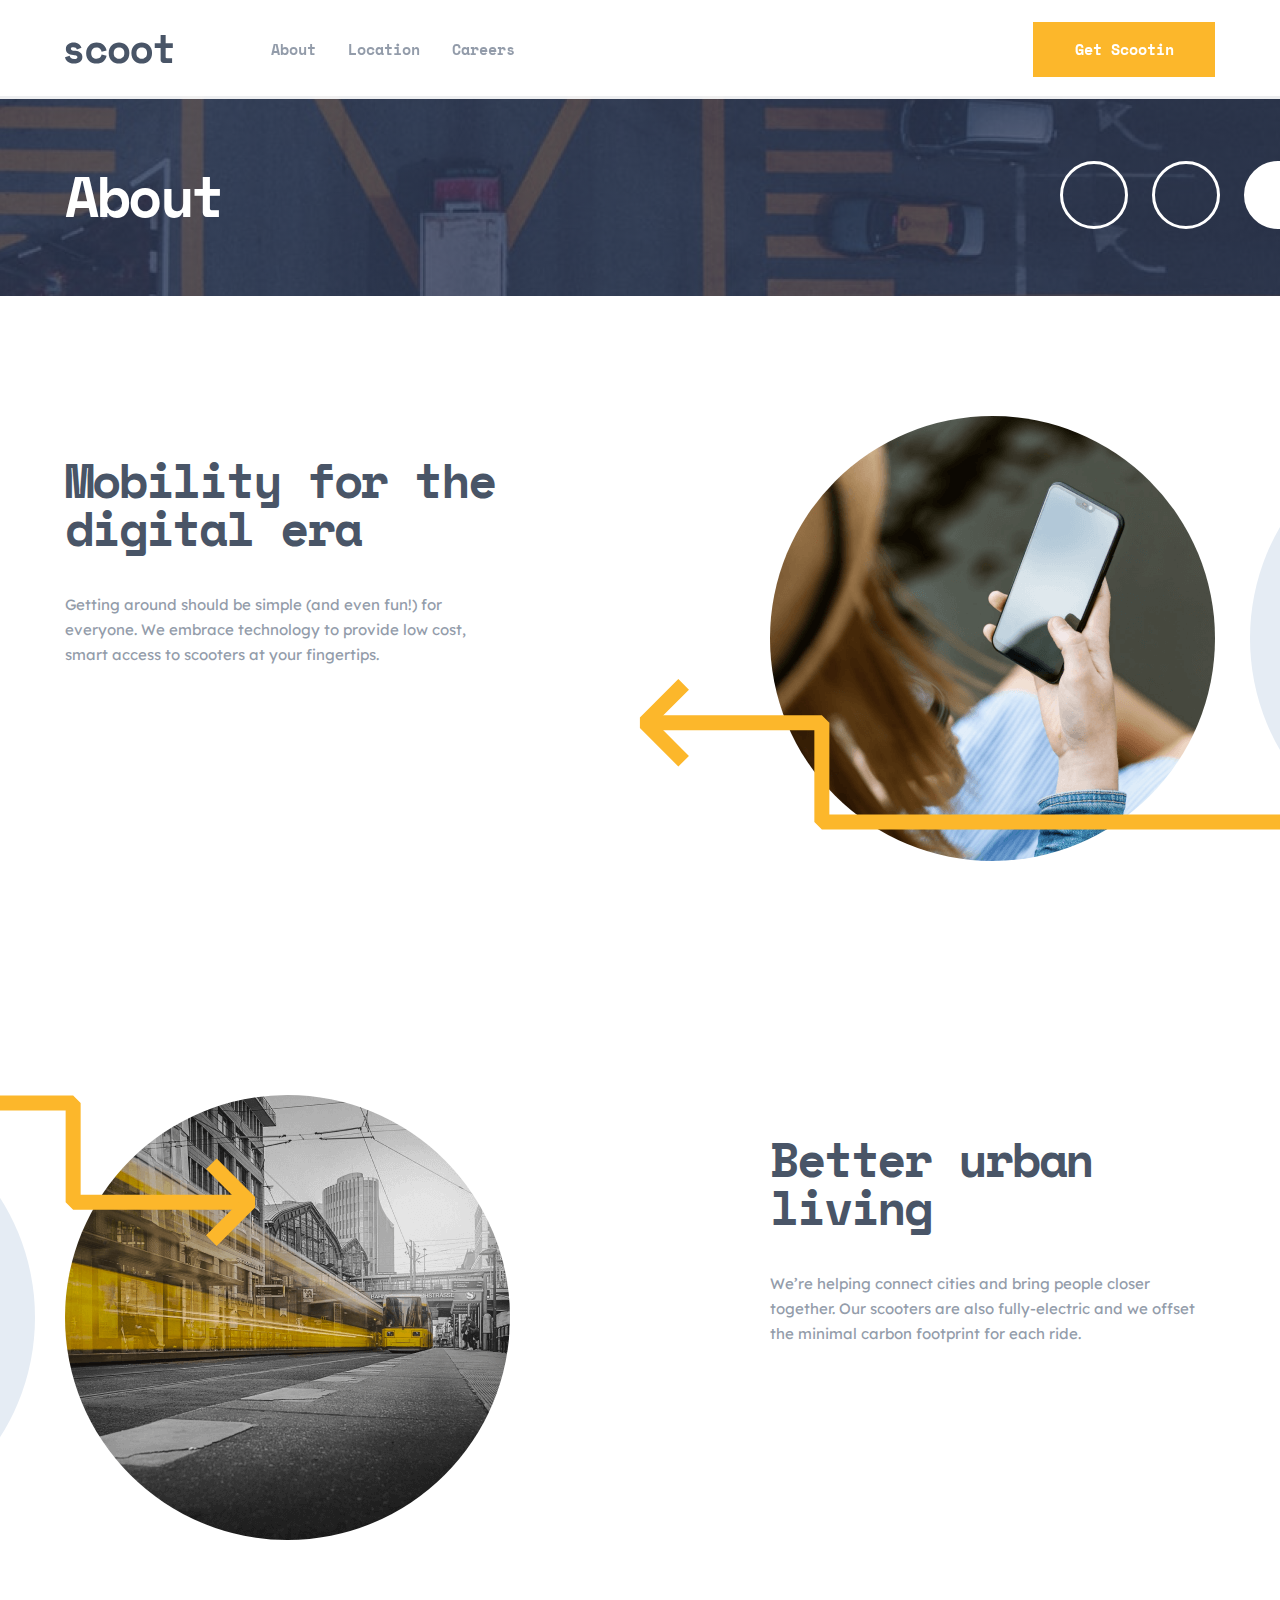
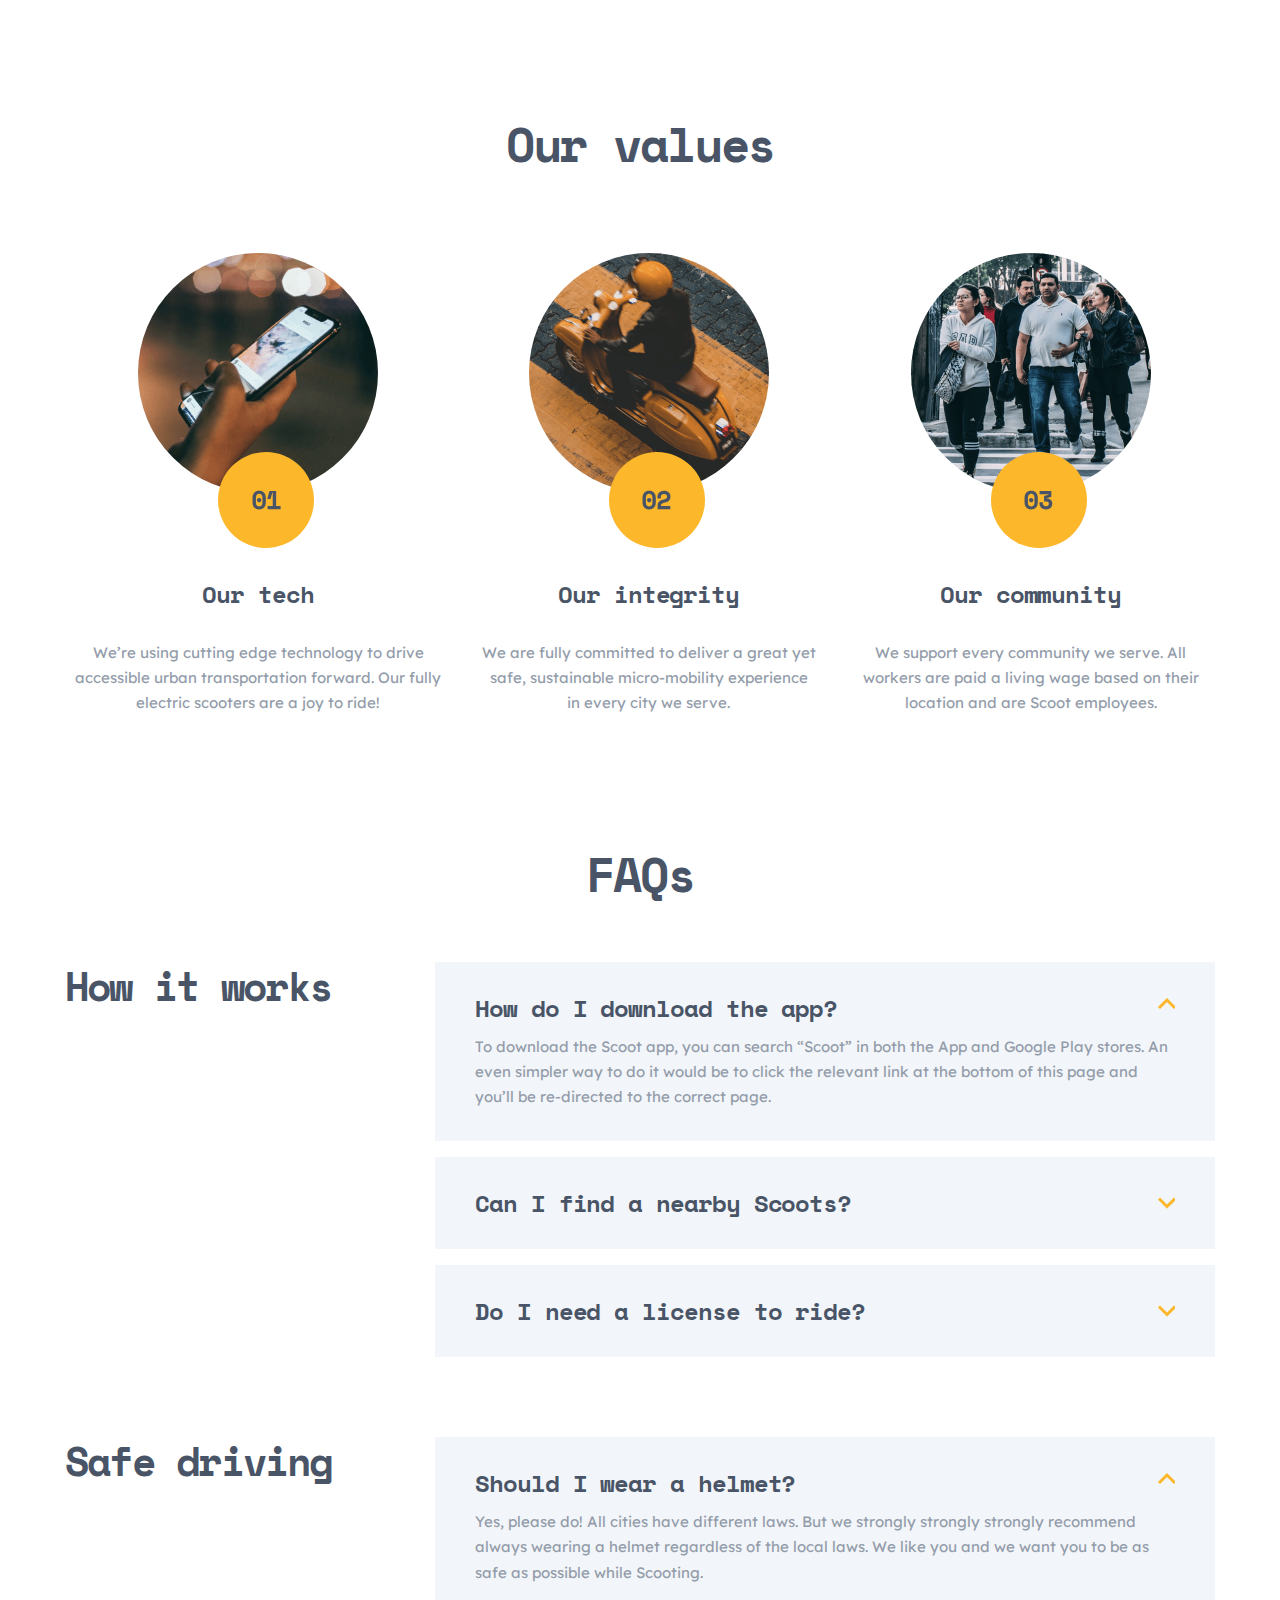
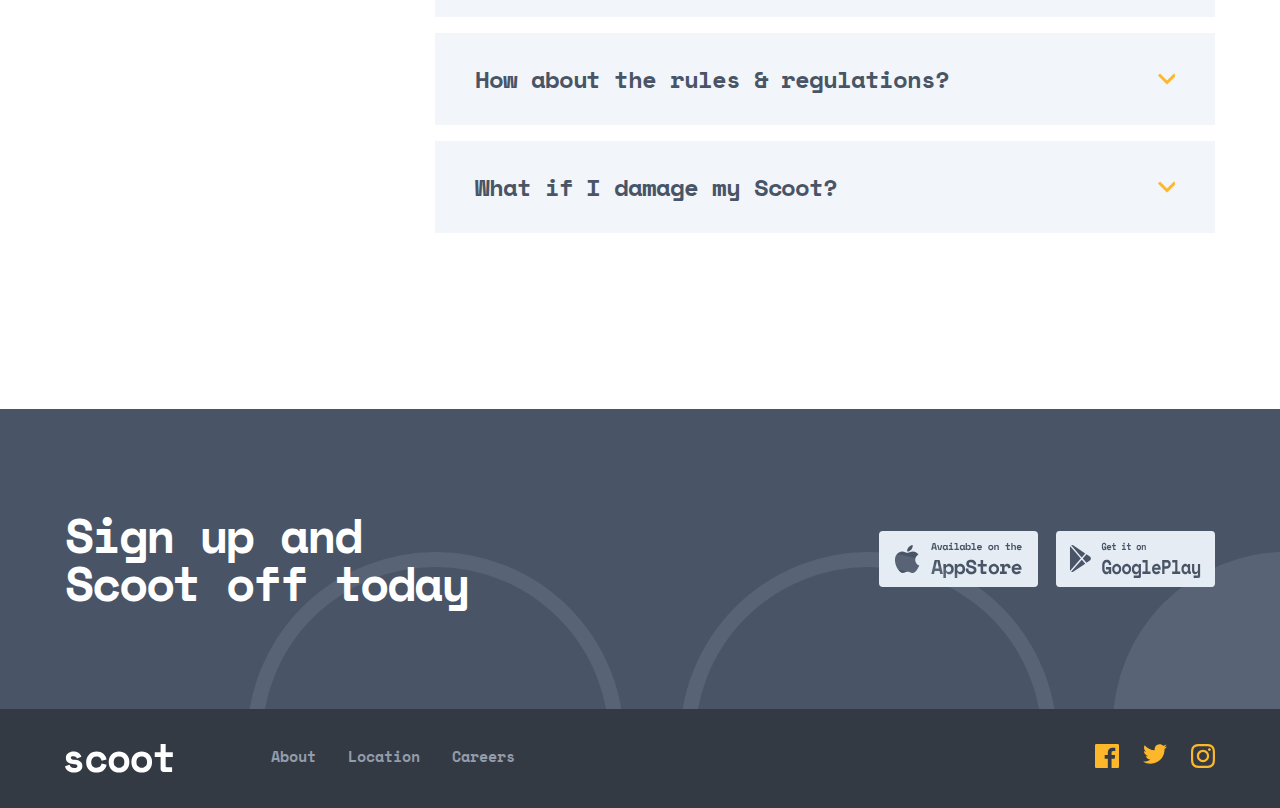
<file: html/about.html>
<!DOCTYPE html>
<html lang="en">
  <head>
    <meta charset="UTF-8" />
    <meta http-equiv="X-UA-Compatible" content="IE=edge" />
    <meta name="viewport" content="width=device-width, initial-scale=1.0" />
    <title>About</title>
    <link rel="stylesheet" href="../css/main.css" />
  </head>
  <body>
    <header class="header">
      <div class="container">
        <div class="header__tuggle-btn">
          <button href="">
            <img src="../images/svg/tuggle-btn.svg" alt="" />
          </button>
        </div>
        <div class="header__logo">
          <a href="../index.html">
            <svg
              xmlns="http://www.w3.org/2000/svg"
              width="108"
              height="29"
              fill="none"
            >
              <path
                fill="#495567"
                fill-rule="evenodd"
                d="M107.097 23.2V28h-8.4c-.907 0-1.647-.293-2.22-.88-.573-.587-.86-1.333-.86-2.24V12.96h-5.88v-4.8h5.88V0h5.04v8.16h7.16v4.8h-7.16V22c0 .8.36 1.2 1.08 1.2h5.36ZM9.12 28.56c2.613 0 4.64-.587 6.08-1.76 1.44-1.173 2.16-2.747 2.16-4.72v-.24c0-1.787-.64-3.18-1.92-4.18-1.28-1-2.933-1.607-4.96-1.82-1.76-.187-2.973-.42-3.64-.7-.667-.28-1-.74-1-1.38 0-.453.213-.833.64-1.14.427-.307 1.067-.46 1.92-.46.933 0 1.693.207 2.28.62.587.413 1 .98 1.24 1.7l4.56-1.84a8.832 8.832 0 0 0-.92-1.74c-.4-.6-.92-1.147-1.56-1.64-.64-.493-1.42-.893-2.34-1.2-.92-.307-2.007-.46-3.26-.46-.96 0-1.893.133-2.8.4a7.473 7.473 0 0 0-2.4 1.18 6.193 6.193 0 0 0-1.68 1.9c-.427.747-.64 1.613-.64 2.6v.24c0 1.893.66 3.327 1.98 4.3 1.32.973 3.1 1.553 5.34 1.74.827.08 1.513.187 2.06.32.547.133.98.3 1.3.5.32.2.54.413.66.64.12.227.18.473.18.74 0 .453-.233.873-.7 1.26-.467.387-1.327.58-2.58.58-1.413 0-2.46-.32-3.14-.96-.68-.64-1.127-1.387-1.34-2.24L0 22.32c.133.693.393 1.407.78 2.14.387.733.94 1.4 1.66 2 .72.6 1.627 1.1 2.72 1.5 1.093.4 2.413.6 3.96.6Zm22.454 0c2.827 0 5.087-.72 6.78-2.16 1.694-1.44 2.767-3.333 3.22-5.68l-4.96-1.24c-.24 1.307-.766 2.347-1.58 3.12-.813.773-1.993 1.16-3.54 1.16-.72 0-1.4-.113-2.04-.34a4.705 4.705 0 0 1-1.68-1.02c-.48-.453-.86-1.02-1.14-1.7-.28-.68-.42-1.46-.42-2.34v-.24c0-.88.14-1.673.42-2.38.28-.707.66-1.307 1.14-1.8a5.006 5.006 0 0 1 1.68-1.14 5.25 5.25 0 0 1 2.04-.4c1.547 0 2.747.427 3.6 1.28.854.853 1.36 1.867 1.52 3.04l4.96-1.28c-.453-2.347-1.54-4.24-3.26-5.68-1.72-1.44-3.966-2.16-6.74-2.16-1.44 0-2.793.24-4.06.72a9.726 9.726 0 0 0-3.32 2.08c-.946.907-1.686 2-2.22 3.28-.533 1.28-.8 2.72-.8 4.32v.48c0 1.6.267 3.027.8 4.28.534 1.253 1.267 2.307 2.2 3.16.934.853 2.034 1.507 3.3 1.96 1.267.453 2.634.68 4.1.68Zm26.355-.68c-1.24.453-2.54.68-3.9.68-1.36 0-2.66-.227-3.9-.68a9.996 9.996 0 0 1-3.3-1.98c-.96-.867-1.72-1.933-2.28-3.2-.56-1.267-.84-2.727-.84-4.38v-.48c0-1.627.28-3.073.84-4.34.56-1.267 1.32-2.34 2.28-3.22a9.827 9.827 0 0 1 3.3-2c1.24-.453 2.54-.68 3.9-.68 1.36 0 2.66.227 3.9.68a9.827 9.827 0 0 1 3.3 2c.96.88 1.72 1.953 2.28 3.22.56 1.267.84 2.713.84 4.34v.48c0 1.653-.28 3.113-.84 4.38-.56 1.267-1.32 2.333-2.28 3.2a9.996 9.996 0 0 1-3.3 1.98Zm-3.9-4.12c-.72 0-1.4-.12-2.04-.36a4.95 4.95 0 0 1-1.68-1.04 4.911 4.911 0 0 1-1.14-1.66c-.28-.653-.42-1.393-.42-2.22v-.8c0-.827.14-1.567.42-2.22.28-.653.66-1.207 1.14-1.66a4.95 4.95 0 0 1 1.68-1.04c.64-.24 1.32-.36 2.04-.36s1.4.12 2.04.36c.64.24 1.2.587 1.68 1.04.48.453.86 1.007 1.14 1.66.28.653.42 1.393.42 2.22v.8c0 .827-.14 1.567-.42 2.22a4.911 4.911 0 0 1-1.14 1.66c-.48.453-1.04.8-1.68 1.04-.64.24-1.32.36-2.04.36Zm26.594 4.12c-1.24.453-2.54.68-3.9.68-1.36 0-2.66-.227-3.9-.68a9.996 9.996 0 0 1-3.3-1.98c-.96-.867-1.72-1.933-2.28-3.2-.56-1.267-.84-2.727-.84-4.38v-.48c0-1.627.28-3.073.84-4.34.56-1.267 1.32-2.34 2.28-3.22a9.827 9.827 0 0 1 3.3-2c1.24-.453 2.54-.68 3.9-.68 1.36 0 2.66.227 3.9.68a9.827 9.827 0 0 1 3.3 2c.96.88 1.72 1.953 2.28 3.22.56 1.267.84 2.713.84 4.34v.48c0 1.653-.28 3.113-.84 4.38-.56 1.267-1.32 2.333-2.28 3.2a9.996 9.996 0 0 1-3.3 1.98Zm-3.9-4.12c-.72 0-1.4-.12-2.04-.36a4.95 4.95 0 0 1-1.68-1.04 4.911 4.911 0 0 1-1.14-1.66c-.28-.653-.42-1.393-.42-2.22v-.8c0-.827.14-1.567.42-2.22.28-.653.66-1.207 1.14-1.66a4.95 4.95 0 0 1 1.68-1.04c.64-.24 1.32-.36 2.04-.36s1.4.12 2.04.36c.64.24 1.2.587 1.68 1.04.48.453.86 1.007 1.14 1.66.28.653.42 1.393.42 2.22v.8c0 .827-.14 1.567-.42 2.22a4.911 4.911 0 0 1-1.14 1.66c-.48.453-1.04.8-1.68 1.04-.64.24-1.32.36-2.04.36Z"
                clip-rule="evenodd"
              />
            </svg>
          </a>
        </div>
        <nav class="navbar">
          <ul class="navbar__list">
            <li><a href="#">About</a></li>
            <li><a href="../html/location.html">Location</a></li>
            <li><a href="../html/careers.html">Careers</a></li>
          </ul>
          <a href="" class="btn header-btn">Get Scootin</a>
        </nav>
      </div>
    </header>

    <!-- MAIN -->
    <main>
      <section class="about-hero">
        <div class="container">
          <h1>About</h1>
        </div>
        <div class="about-hero__img">
          <div class="about-hero__circle-b"></div>
          <div class="about-hero__circle-b"></div>
          <div class="about-hero__circle"></div>
        </div>
      </section>

      <section class="easy">
        <div class="container">
          <div class="easy__div">
            <div class="easy__text">
              <h2>Mobility for the digital era</h2>
              <p>
                Getting around should be simple (and even fun!) for everyone. We
                embrace technology to provide low cost, smart access to scooters
                at your fingertips.
              </p>
              <!-- <a class="easy-btn" href="#"><span>Learn More</span></a> -->
            </div>
            <div class="easy__img">
              <img
                style="border-radius: 50%"
                class="easy__phone-men"
                src="../images/png/about-digital.png"
                srcset="
                  ../images/png/about-digital.png    1x,
                  ../images/png/about-digital@2x.png 2x
                "
                alt=""
              />
              <div class="easy__img-str about-digital-str">
                <img src="../images/svg/easy-img-str.svg" alt="" />
              </div>
              <div class="easy__cyrcl"></div>
            </div>
          </div>

          <div class="easy__coming-div">
            <div class="easy__coming">
              <div class="easy__com-img">
                <img
                  style="border-radius: 50%"
                  class="easy__phone-men"
                  src="../images/png/about-better.png"
                  srcset="../images/png/about-better.png 1x ../images/png/about-better@2x.png 2x"
                  alt=""
                />
                <div class="easy__com-img-str">
                  <img src="../images/svg/coming-img-str.svg" alt="" />
                </div>
                <div class="easy__com-cyrcl"></div>
              </div>
            </div>
            <div class="easy__text">
              <h2>Better urban living</h2>
              <p>
                We’re helping connect cities and bring people closer together.
                Our scooters are also fully-electric and we offset the minimal
                carbon footprint for each ride.
              </p>
              <!-- <a class="easy-btn" href="#"><span>Learn More</span></a> -->
            </div>
          </div>
        </div>
      </section>

      <section class="values">
        <div class="container">
          <h2>Our values</h2>
          <div class="values__div">
            <div class="values__teach">
              <div class="values__teach-img">
                <img
                  class="values__img"
                  src="../images/png/values-left.png"
                  srcset="
                    ../images/png/values-left.png    1x,
                    ../images/png/values-left@2x.png 2x
                  "
                  alt=""
                />
                <div class="values__teach-crcl">
                  <img src="../images/svg/valeus-left.svg" alt="" />
                </div>
              </div>
              <h4>Our tech</h4>
              <p>
                We’re using cutting edge technology to drive accessible urban
                transportation forward. Our fully electric scooters are a joy to
                ride!
              </p>
            </div>

            <div class="values__teach">
              <div class="values__teach-img">
                <img
                  class="values__img"
                  src="../images/png/values-center.png"
                  srcset="
                    ../images/png/values-center.png    1x,
                    ../images/png/values-center@2x.png 2x
                  "
                  alt=""
                />
                <div class="values__teach-crcl">
                  <img src="../images/svg/valeus-centr.svg" alt="" />
                </div>
              </div>
              <h4>Our integrity</h4>
              <p>
                We are fully committed to deliver a great yet safe, sustainable
                micro-mobility experience in every city we serve.
              </p>
            </div>

            <div class="values__teach">
              <div class="values__teach-img">
                <img
                  class="values__img"
                  src="../images/png/values-right.png"
                  srcset="
                    ../images/png/values-right.png    1x,
                    ../images/png/values-right@2x.png 2x
                  "
                  alt=""
                />
                <div class="values__teach-crcl">
                  <img src="../images/svg/valeus-right.svg" alt="" />
                </div>
              </div>
              <h4>Our community</h4>
              <p>
                We support every community we serve. All workers are paid a
                living wage based on their location and are Scoot employees.
              </p>
            </div>
          </div>
        </div>
      </section>

      <section class="faks">
        <div class="container">
          <h2>FAQs</h2>
          <div class="faks__work">
            <div class="faks__it">
              <h3>How it works</h3>
            </div>
            <div class="faks__text">
              <div class="faks__dowland">
                <h4>How do I download the app?</h4>
                <img src="../images/svg/faks-icon.svg" alt="" />
                <p>
                  To download the Scoot app, you can search “Scoot” in both the
                  App and Google Play stores. An even simpler way to do it would
                  be to click the relevant link at the bottom of this page and
                  you’ll be re-directed to the correct page.
                </p>
              </div>
              <div class="faks__ride">
                <h4>Can I find a nearby Scoots?</h4>
                <img src="../images/svg/faks-icon.svg" alt="" />
              </div>
              <div class="faks__ride">
                <h4>Do I need a license to ride?</h4>
                <img src="../images/svg/faks-icon.svg" alt="" />
              </div>
            </div>
          </div>

          <div class="faks__work">
            <div class="faks__it">
              <h3>Safe driving</h3>
            </div>
            <div class="faks__text">
              <div class="faks__dowland">
                <h4>Should I wear a helmet?</h4>
                <img src="../images/svg/faks-icon.svg" alt="" />
                <p>
                  Yes, please do! All cities have different laws. But we
                  strongly strongly strongly recommend always wearing a helmet
                  regardless of the local laws. We like you and we want you to
                  be as safe as possible while Scooting.
                </p>
              </div>
              <div class="faks__ride">
                <h4>How about the rules & regulations?</h4>
                <img src="../images/svg/faks-icon.svg" alt="" />
              </div>
              <div class="faks__ride">
                <h4>What if I damage my Scoot?</h4>
                <img src="../images/svg/faks-icon.svg" alt="" />
              </div>
            </div>
          </div>
        </div>
      </section>

      <section class="scoot">
        <div class="container">
          <div class="scoot__div">
            <div class="scoot__text">
              <h2>Sign up and Scoot off today</h2>
            </div>
            <div class="scoot__img">
              <a href="#">
                <img src="../images/svg/appStore.svg" alt="" />
              </a>
              <a href="#">
                <img src="../images/svg/googlePlay.svg" alt="" />
              </a>
            </div>
          </div>
        </div>
        <div class="scoot__circle-d">
          <div class="scoot__circle-b"></div>
          <div class="scoot__circle-b"></div>
          <div class="scoot__circle"></div>
        </div>
      </section>
    </main>
    <!-- MAIN END -->

    <!-- FOOTER -->
    <footer class="footer">
      <div class="container">
        <div class="header__logo footer__logo">
          <a href="../index.html">
            <svg
              xmlns="http://www.w3.org/2000/svg"
              width="108"
              height="29"
              fill="none"
            >
              <path
                fill="#495567"
                fill-rule="evenodd"
                d="M107.097 23.2V28h-8.4c-.907 0-1.647-.293-2.22-.88-.573-.587-.86-1.333-.86-2.24V12.96h-5.88v-4.8h5.88V0h5.04v8.16h7.16v4.8h-7.16V22c0 .8.36 1.2 1.08 1.2h5.36ZM9.12 28.56c2.613 0 4.64-.587 6.08-1.76 1.44-1.173 2.16-2.747 2.16-4.72v-.24c0-1.787-.64-3.18-1.92-4.18-1.28-1-2.933-1.607-4.96-1.82-1.76-.187-2.973-.42-3.64-.7-.667-.28-1-.74-1-1.38 0-.453.213-.833.64-1.14.427-.307 1.067-.46 1.92-.46.933 0 1.693.207 2.28.62.587.413 1 .98 1.24 1.7l4.56-1.84a8.832 8.832 0 0 0-.92-1.74c-.4-.6-.92-1.147-1.56-1.64-.64-.493-1.42-.893-2.34-1.2-.92-.307-2.007-.46-3.26-.46-.96 0-1.893.133-2.8.4a7.473 7.473 0 0 0-2.4 1.18 6.193 6.193 0 0 0-1.68 1.9c-.427.747-.64 1.613-.64 2.6v.24c0 1.893.66 3.327 1.98 4.3 1.32.973 3.1 1.553 5.34 1.74.827.08 1.513.187 2.06.32.547.133.98.3 1.3.5.32.2.54.413.66.64.12.227.18.473.18.74 0 .453-.233.873-.7 1.26-.467.387-1.327.58-2.58.58-1.413 0-2.46-.32-3.14-.96-.68-.64-1.127-1.387-1.34-2.24L0 22.32c.133.693.393 1.407.78 2.14.387.733.94 1.4 1.66 2 .72.6 1.627 1.1 2.72 1.5 1.093.4 2.413.6 3.96.6Zm22.454 0c2.827 0 5.087-.72 6.78-2.16 1.694-1.44 2.767-3.333 3.22-5.68l-4.96-1.24c-.24 1.307-.766 2.347-1.58 3.12-.813.773-1.993 1.16-3.54 1.16-.72 0-1.4-.113-2.04-.34a4.705 4.705 0 0 1-1.68-1.02c-.48-.453-.86-1.02-1.14-1.7-.28-.68-.42-1.46-.42-2.34v-.24c0-.88.14-1.673.42-2.38.28-.707.66-1.307 1.14-1.8a5.006 5.006 0 0 1 1.68-1.14 5.25 5.25 0 0 1 2.04-.4c1.547 0 2.747.427 3.6 1.28.854.853 1.36 1.867 1.52 3.04l4.96-1.28c-.453-2.347-1.54-4.24-3.26-5.68-1.72-1.44-3.966-2.16-6.74-2.16-1.44 0-2.793.24-4.06.72a9.726 9.726 0 0 0-3.32 2.08c-.946.907-1.686 2-2.22 3.28-.533 1.28-.8 2.72-.8 4.32v.48c0 1.6.267 3.027.8 4.28.534 1.253 1.267 2.307 2.2 3.16.934.853 2.034 1.507 3.3 1.96 1.267.453 2.634.68 4.1.68Zm26.355-.68c-1.24.453-2.54.68-3.9.68-1.36 0-2.66-.227-3.9-.68a9.996 9.996 0 0 1-3.3-1.98c-.96-.867-1.72-1.933-2.28-3.2-.56-1.267-.84-2.727-.84-4.38v-.48c0-1.627.28-3.073.84-4.34.56-1.267 1.32-2.34 2.28-3.22a9.827 9.827 0 0 1 3.3-2c1.24-.453 2.54-.68 3.9-.68 1.36 0 2.66.227 3.9.68a9.827 9.827 0 0 1 3.3 2c.96.88 1.72 1.953 2.28 3.22.56 1.267.84 2.713.84 4.34v.48c0 1.653-.28 3.113-.84 4.38-.56 1.267-1.32 2.333-2.28 3.2a9.996 9.996 0 0 1-3.3 1.98Zm-3.9-4.12c-.72 0-1.4-.12-2.04-.36a4.95 4.95 0 0 1-1.68-1.04 4.911 4.911 0 0 1-1.14-1.66c-.28-.653-.42-1.393-.42-2.22v-.8c0-.827.14-1.567.42-2.22.28-.653.66-1.207 1.14-1.66a4.95 4.95 0 0 1 1.68-1.04c.64-.24 1.32-.36 2.04-.36s1.4.12 2.04.36c.64.24 1.2.587 1.68 1.04.48.453.86 1.007 1.14 1.66.28.653.42 1.393.42 2.22v.8c0 .827-.14 1.567-.42 2.22a4.911 4.911 0 0 1-1.14 1.66c-.48.453-1.04.8-1.68 1.04-.64.24-1.32.36-2.04.36Zm26.594 4.12c-1.24.453-2.54.68-3.9.68-1.36 0-2.66-.227-3.9-.68a9.996 9.996 0 0 1-3.3-1.98c-.96-.867-1.72-1.933-2.28-3.2-.56-1.267-.84-2.727-.84-4.38v-.48c0-1.627.28-3.073.84-4.34.56-1.267 1.32-2.34 2.28-3.22a9.827 9.827 0 0 1 3.3-2c1.24-.453 2.54-.68 3.9-.68 1.36 0 2.66.227 3.9.68a9.827 9.827 0 0 1 3.3 2c.96.88 1.72 1.953 2.28 3.22.56 1.267.84 2.713.84 4.34v.48c0 1.653-.28 3.113-.84 4.38-.56 1.267-1.32 2.333-2.28 3.2a9.996 9.996 0 0 1-3.3 1.98Zm-3.9-4.12c-.72 0-1.4-.12-2.04-.36a4.95 4.95 0 0 1-1.68-1.04 4.911 4.911 0 0 1-1.14-1.66c-.28-.653-.42-1.393-.42-2.22v-.8c0-.827.14-1.567.42-2.22.28-.653.66-1.207 1.14-1.66a4.95 4.95 0 0 1 1.68-1.04c.64-.24 1.32-.36 2.04-.36s1.4.12 2.04.36c.64.24 1.2.587 1.68 1.04.48.453.86 1.007 1.14 1.66.28.653.42 1.393.42 2.22v.8c0 .827-.14 1.567-.42 2.22a4.911 4.911 0 0 1-1.14 1.66c-.48.453-1.04.8-1.68 1.04-.64.24-1.32.36-2.04.36Z"
                clip-rule="evenodd"
              />
            </svg>
          </a>
        </div>
        <ul class="navbar__list footer__list">
          <li><a href="../html/about.html">About</a></li>
          <li><a href="../html/location.html">Location</a></li>
          <li><a href="../html/careers.html">Careers</a></li>
        </ul>
        <div class="footer__icon-mes">
          <a href="#">
            <svg
              width="24"
              height="24"
              viewBox="0 0 24 24"
              fill="none"
              xmlns="http://www.w3.org/2000/svg"
            >
              <path
                d="M22.675 0H1.325C0.593 0 0 0.593 0 1.325V22.676C0 23.407 0.593 24 1.325 24H12.82V14.706H9.692V11.084H12.82V8.413C12.82 5.313 14.713 3.625 17.479 3.625C18.804 3.625 19.942 3.724 20.274 3.768V7.008L18.356 7.009C16.852 7.009 16.561 7.724 16.561 8.772V11.085H20.148L19.681 14.707H16.561V24H22.677C23.407 24 24 23.407 24 22.675V1.325C24 0.593 23.407 0 22.675 0Z"
                fill="#FCB72B"
              />
            </svg>
          </a>
          <a href="#">
            <svg
              width="24"
              height="20"
              viewBox="0 0 24 20"
              fill="none"
              xmlns="http://www.w3.org/2000/svg"
            >
              <path
                d="M24 2.55699C23.117 2.94899 22.168 3.21299 21.172 3.33199C22.189 2.72299 22.97 1.75799 23.337 0.607986C22.386 1.17199 21.332 1.58199 20.21 1.80299C19.313 0.845986 18.032 0.247986 16.616 0.247986C13.437 0.247986 11.101 3.21399 11.819 6.29299C7.728 6.08799 4.1 4.12799 1.671 1.14899C0.381 3.36199 1.002 6.25699 3.194 7.72299C2.388 7.69699 1.628 7.47599 0.965 7.10699C0.911 9.38799 2.546 11.522 4.914 11.997C4.221 12.185 3.462 12.229 2.69 12.081C3.316 14.037 5.134 15.46 7.29 15.5C5.22 17.123 2.612 17.848 0 17.54C2.179 18.937 4.768 19.752 7.548 19.752C16.69 19.752 21.855 12.031 21.543 5.10599C22.505 4.41099 23.34 3.54399 24 2.55699Z"
                fill="#FCB72B"
              />
            </svg>
          </a>
          <a href="#">
            <svg
              width="24"
              height="24"
              viewBox="0 0 24 24"
              fill="none"
              xmlns="http://www.w3.org/2000/svg"
            >
              <path
                fill-rule="evenodd"
                clip-rule="evenodd"
                d="M12 0C8.741 0 8.333 0.014 7.053 0.072C2.695 0.272 0.273 2.69 0.073 7.052C0.014 8.333 0 8.741 0 12C0 15.259 0.014 15.668 0.072 16.948C0.272 21.306 2.69 23.728 7.052 23.928C8.333 23.986 8.741 24 12 24C15.259 24 15.668 23.986 16.948 23.928C21.302 23.728 23.73 21.31 23.927 16.948C23.986 15.668 24 15.259 24 12C24 8.741 23.986 8.333 23.928 7.053C23.732 2.699 21.311 0.273 16.949 0.073C15.668 0.014 15.259 0 12 0ZM12 2.163C15.204 2.163 15.584 2.175 16.85 2.233C20.102 2.381 21.621 3.924 21.769 7.152C21.827 8.417 21.838 8.797 21.838 12.001C21.838 15.206 21.826 15.585 21.769 16.85C21.62 20.075 20.105 21.621 16.85 21.769C15.584 21.827 15.206 21.839 12 21.839C8.796 21.839 8.416 21.827 7.151 21.769C3.891 21.62 2.38 20.07 2.232 16.849C2.174 15.584 2.162 15.205 2.162 12C2.162 8.796 2.175 8.417 2.232 7.151C2.381 3.924 3.896 2.38 7.151 2.232C8.417 2.175 8.796 2.163 12 2.163ZM5.838 12C5.838 8.597 8.597 5.838 12 5.838C15.403 5.838 18.162 8.597 18.162 12C18.162 15.404 15.403 18.163 12 18.163C8.597 18.163 5.838 15.403 5.838 12ZM12 16C9.791 16 8 14.21 8 12C8 9.791 9.791 8 12 8C14.209 8 16 9.791 16 12C16 14.21 14.209 16 12 16ZM16.965 5.595C16.965 4.8 17.61 4.155 18.406 4.155C19.201 4.155 19.845 4.8 19.845 5.595C19.845 6.39 19.201 7.035 18.406 7.035C17.61 7.035 16.965 6.39 16.965 5.595Z"
                fill="#FCB72B"
              />
            </svg>
          </a>
        </div>
      </div>
    </footer>
    <!-- FOOTER END -->
    <script src="../js/main.js"></script>
  </body>
</html>
</file>
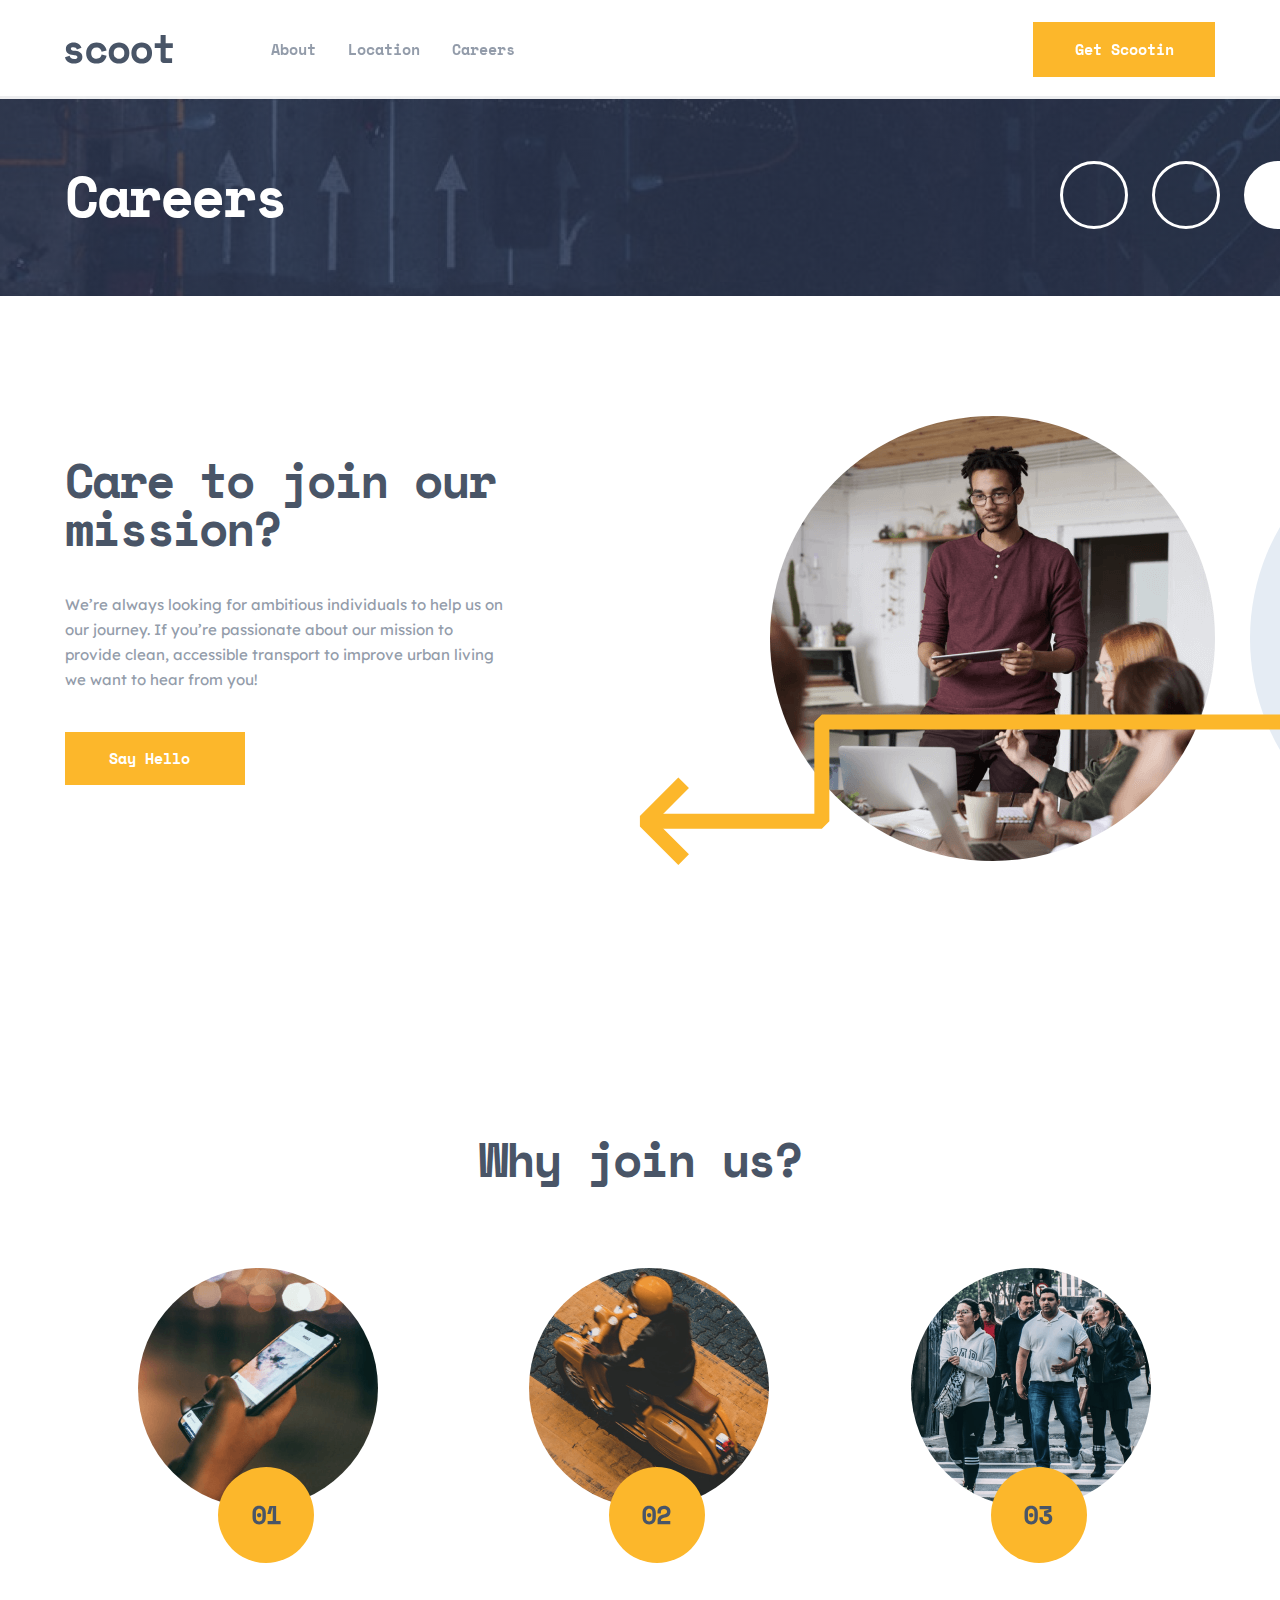
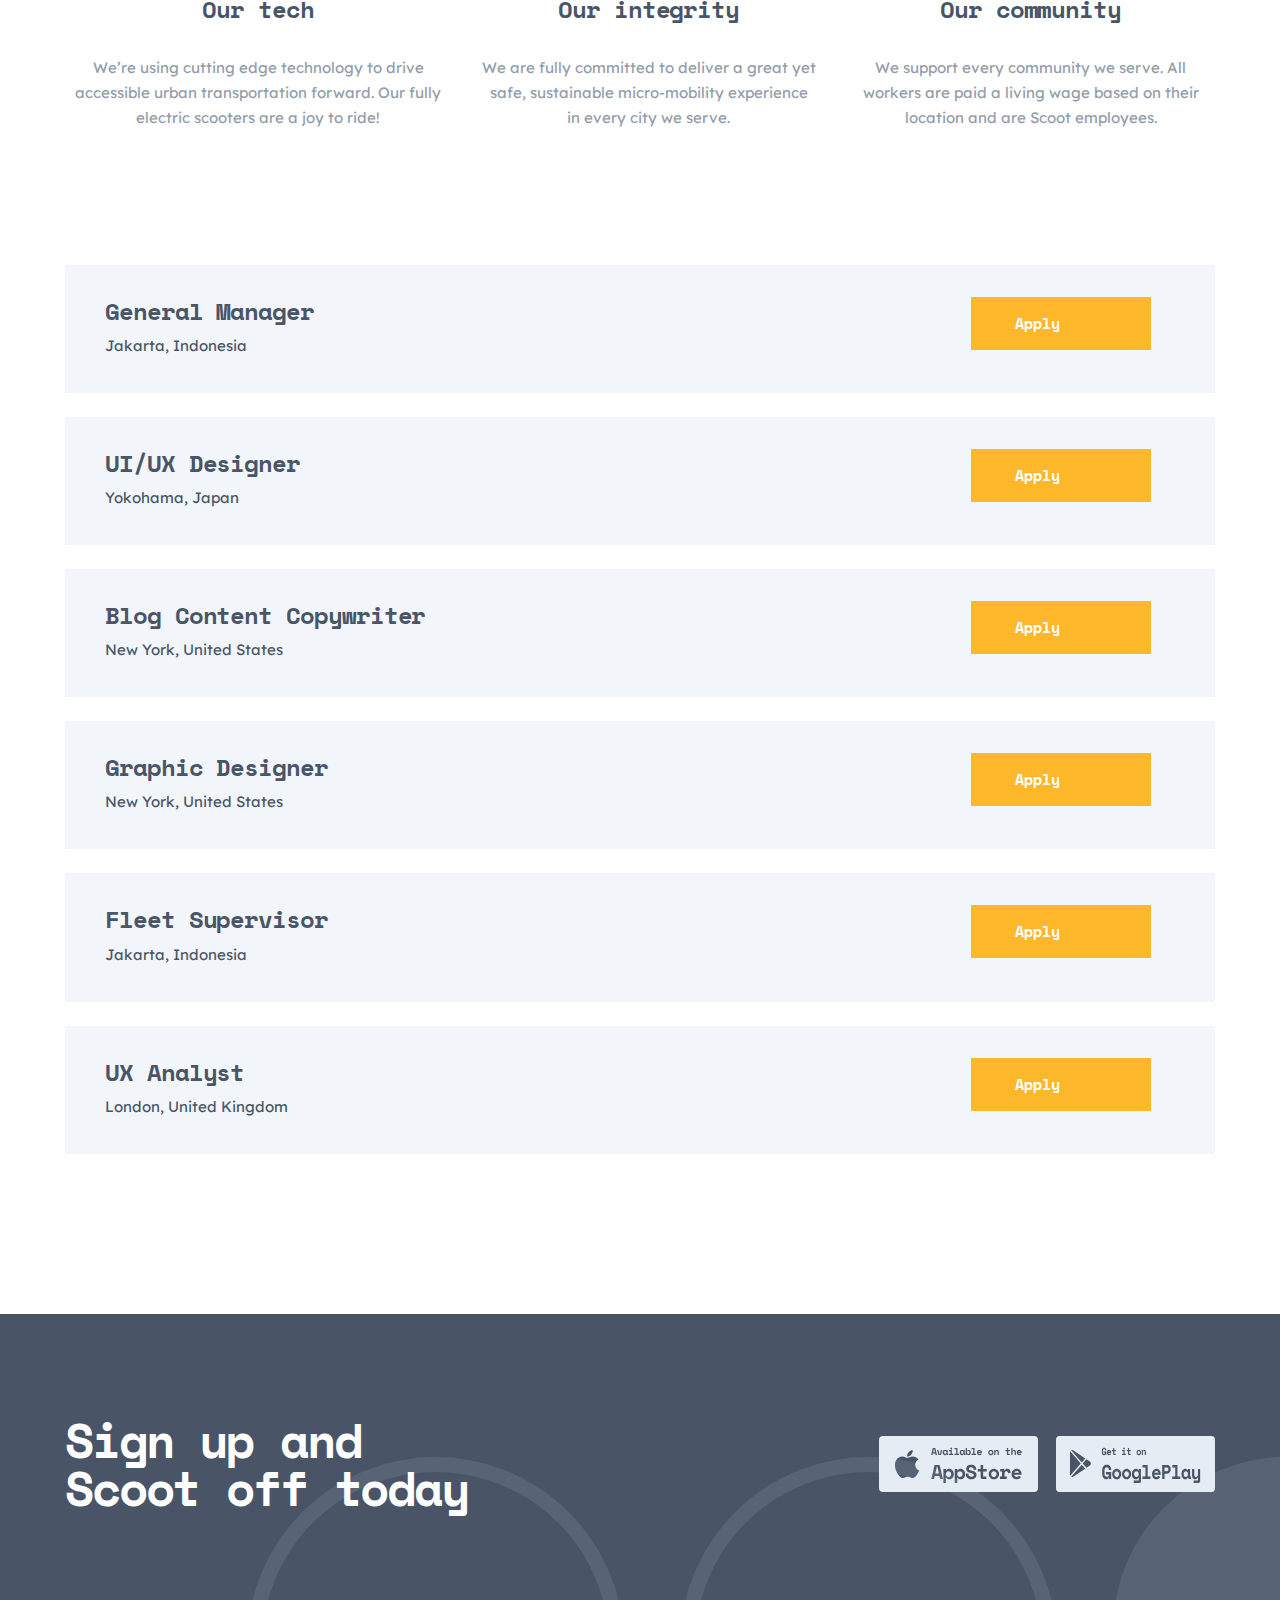
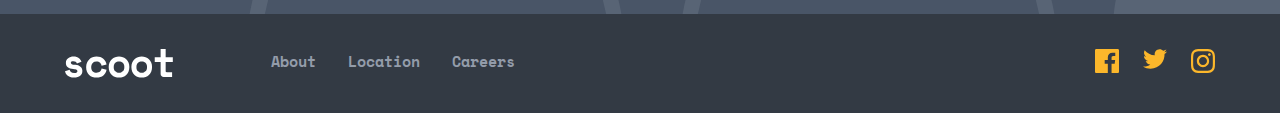
<file: html/careers.html>
<!DOCTYPE html>
<html lang="en">
  <head>
    <meta charset="UTF-8" />
    <meta http-equiv="X-UA-Compatible" content="IE=edge" />
    <meta name="viewport" content="width=device-width, initial-scale=1.0" />
    <title>Careers</title>
    <link rel="stylesheet" href="../css/main.css" />
  </head>
  <body>
    <!-- HEADER -->
    <header class="header">
      <div class="container">
        <div class="header__tuggle-btn">
          <button href="">
            <img src="../images/svg/tuggle-btn.svg" alt="" />
          </button>
        </div>
        <div class="header__logo">
          <a href="../index.html">
            <svg
              xmlns="http://www.w3.org/2000/svg"
              width="108"
              height="29"
              fill="none"
            >
              <path
                fill="#495567"
                fill-rule="evenodd"
                d="M107.097 23.2V28h-8.4c-.907 0-1.647-.293-2.22-.88-.573-.587-.86-1.333-.86-2.24V12.96h-5.88v-4.8h5.88V0h5.04v8.16h7.16v4.8h-7.16V22c0 .8.36 1.2 1.08 1.2h5.36ZM9.12 28.56c2.613 0 4.64-.587 6.08-1.76 1.44-1.173 2.16-2.747 2.16-4.72v-.24c0-1.787-.64-3.18-1.92-4.18-1.28-1-2.933-1.607-4.96-1.82-1.76-.187-2.973-.42-3.64-.7-.667-.28-1-.74-1-1.38 0-.453.213-.833.64-1.14.427-.307 1.067-.46 1.92-.46.933 0 1.693.207 2.28.62.587.413 1 .98 1.24 1.7l4.56-1.84a8.832 8.832 0 0 0-.92-1.74c-.4-.6-.92-1.147-1.56-1.64-.64-.493-1.42-.893-2.34-1.2-.92-.307-2.007-.46-3.26-.46-.96 0-1.893.133-2.8.4a7.473 7.473 0 0 0-2.4 1.18 6.193 6.193 0 0 0-1.68 1.9c-.427.747-.64 1.613-.64 2.6v.24c0 1.893.66 3.327 1.98 4.3 1.32.973 3.1 1.553 5.34 1.74.827.08 1.513.187 2.06.32.547.133.98.3 1.3.5.32.2.54.413.66.64.12.227.18.473.18.74 0 .453-.233.873-.7 1.26-.467.387-1.327.58-2.58.58-1.413 0-2.46-.32-3.14-.96-.68-.64-1.127-1.387-1.34-2.24L0 22.32c.133.693.393 1.407.78 2.14.387.733.94 1.4 1.66 2 .72.6 1.627 1.1 2.72 1.5 1.093.4 2.413.6 3.96.6Zm22.454 0c2.827 0 5.087-.72 6.78-2.16 1.694-1.44 2.767-3.333 3.22-5.68l-4.96-1.24c-.24 1.307-.766 2.347-1.58 3.12-.813.773-1.993 1.16-3.54 1.16-.72 0-1.4-.113-2.04-.34a4.705 4.705 0 0 1-1.68-1.02c-.48-.453-.86-1.02-1.14-1.7-.28-.68-.42-1.46-.42-2.34v-.24c0-.88.14-1.673.42-2.38.28-.707.66-1.307 1.14-1.8a5.006 5.006 0 0 1 1.68-1.14 5.25 5.25 0 0 1 2.04-.4c1.547 0 2.747.427 3.6 1.28.854.853 1.36 1.867 1.52 3.04l4.96-1.28c-.453-2.347-1.54-4.24-3.26-5.68-1.72-1.44-3.966-2.16-6.74-2.16-1.44 0-2.793.24-4.06.72a9.726 9.726 0 0 0-3.32 2.08c-.946.907-1.686 2-2.22 3.28-.533 1.28-.8 2.72-.8 4.32v.48c0 1.6.267 3.027.8 4.28.534 1.253 1.267 2.307 2.2 3.16.934.853 2.034 1.507 3.3 1.96 1.267.453 2.634.68 4.1.68Zm26.355-.68c-1.24.453-2.54.68-3.9.68-1.36 0-2.66-.227-3.9-.68a9.996 9.996 0 0 1-3.3-1.98c-.96-.867-1.72-1.933-2.28-3.2-.56-1.267-.84-2.727-.84-4.38v-.48c0-1.627.28-3.073.84-4.34.56-1.267 1.32-2.34 2.28-3.22a9.827 9.827 0 0 1 3.3-2c1.24-.453 2.54-.68 3.9-.68 1.36 0 2.66.227 3.9.68a9.827 9.827 0 0 1 3.3 2c.96.88 1.72 1.953 2.28 3.22.56 1.267.84 2.713.84 4.34v.48c0 1.653-.28 3.113-.84 4.38-.56 1.267-1.32 2.333-2.28 3.2a9.996 9.996 0 0 1-3.3 1.98Zm-3.9-4.12c-.72 0-1.4-.12-2.04-.36a4.95 4.95 0 0 1-1.68-1.04 4.911 4.911 0 0 1-1.14-1.66c-.28-.653-.42-1.393-.42-2.22v-.8c0-.827.14-1.567.42-2.22.28-.653.66-1.207 1.14-1.66a4.95 4.95 0 0 1 1.68-1.04c.64-.24 1.32-.36 2.04-.36s1.4.12 2.04.36c.64.24 1.2.587 1.68 1.04.48.453.86 1.007 1.14 1.66.28.653.42 1.393.42 2.22v.8c0 .827-.14 1.567-.42 2.22a4.911 4.911 0 0 1-1.14 1.66c-.48.453-1.04.8-1.68 1.04-.64.24-1.32.36-2.04.36Zm26.594 4.12c-1.24.453-2.54.68-3.9.68-1.36 0-2.66-.227-3.9-.68a9.996 9.996 0 0 1-3.3-1.98c-.96-.867-1.72-1.933-2.28-3.2-.56-1.267-.84-2.727-.84-4.38v-.48c0-1.627.28-3.073.84-4.34.56-1.267 1.32-2.34 2.28-3.22a9.827 9.827 0 0 1 3.3-2c1.24-.453 2.54-.68 3.9-.68 1.36 0 2.66.227 3.9.68a9.827 9.827 0 0 1 3.3 2c.96.88 1.72 1.953 2.28 3.22.56 1.267.84 2.713.84 4.34v.48c0 1.653-.28 3.113-.84 4.38-.56 1.267-1.32 2.333-2.28 3.2a9.996 9.996 0 0 1-3.3 1.98Zm-3.9-4.12c-.72 0-1.4-.12-2.04-.36a4.95 4.95 0 0 1-1.68-1.04 4.911 4.911 0 0 1-1.14-1.66c-.28-.653-.42-1.393-.42-2.22v-.8c0-.827.14-1.567.42-2.22.28-.653.66-1.207 1.14-1.66a4.95 4.95 0 0 1 1.68-1.04c.64-.24 1.32-.36 2.04-.36s1.4.12 2.04.36c.64.24 1.2.587 1.68 1.04.48.453.86 1.007 1.14 1.66.28.653.42 1.393.42 2.22v.8c0 .827-.14 1.567-.42 2.22a4.911 4.911 0 0 1-1.14 1.66c-.48.453-1.04.8-1.68 1.04-.64.24-1.32.36-2.04.36Z"
                clip-rule="evenodd"
              />
            </svg>
          </a>
        </div>
        <nav class="navbar">
          <ul class="navbar__list">
            <li><a href="../html/about.html">About</a></li>
            <li><a href="../html/location.html">Location</a></li>
            <li><a href="#">Careers</a></li>
          </ul>
          <a href="" class="btn header-btn">Get Scootin</a>
        </nav>
      </div>
    </header>
    <!-- HEADER END -->

    <!-- MAIN -->
    <main>
      <section class="about-hero careers-hero">
        <div class="container">
          <h1>Careers</h1>
        </div>
        <div class="about-hero__img">
          <div class="about-hero__circle-b"></div>
          <div class="about-hero__circle-b"></div>
          <div class="about-hero__circle"></div>
        </div>
      </section>

      <section class="easy">
        <div class="container">
          <div class="easy__div">
            <div class="easy__text">
              <h2>Care to join our mission?</h2>
              <p>
                We’re always looking for ambitious individuals to help us on our
                journey. If you’re passionate about our mission to provide
                clean, accessible transport to improve urban living we want to
                hear from you!
              </p>
              <a class="easy-btn" href="#"><span>Say Hello</span></a>
            </div>
            <div class="easy__img">
              <img
                style="border-radius: 50%"
                class="easy__phone-men"
                src="../images/png/careers-img.png"
                srcset="
                  ../images/png/careers-img.png    1x,
                  ../images/png/careers-img@2x.png 2x
                "
                alt=""
              />
              <div class="easy__img-str">
                <img src="../images/svg/easy-img-str.svg" alt="" />
              </div>
              <div class="easy__cyrcl"></div>
            </div>
          </div>
        </div>
      </section>

      <section class="values">
        <div class="container">
          <h2>Why join us?</h2>
          <div class="values__div">
            <div class="values__teach">
              <div class="values__teach-img">
                <img
                  class="values__img"
                  src="../images/png/values-left.png"
                  srcset="
                    ../images/png/values-left.png    1x,
                    ../images/png/values-left@2x.png 2x
                  "
                  alt=""
                />
                <div class="values__teach-crcl">
                  <img src="../images/svg/valeus-left.svg" alt="" />
                </div>
              </div>
              <h4>Our tech</h4>
              <p>
                We’re using cutting edge technology to drive accessible urban
                transportation forward. Our fully electric scooters are a joy to
                ride!
              </p>
            </div>

            <div class="values__teach">
              <div class="values__teach-img">
                <img
                  class="values__img"
                  src="../images/png/values-center.png"
                  srcset="
                    ../images/png/values-center.png    1x,
                    ../images/png/values-center@2x.png 2x
                  "
                  alt=""
                />
                <div class="values__teach-crcl">
                  <img src="../images/svg/valeus-centr.svg" alt="" />
                </div>
              </div>
              <h4>Our integrity</h4>
              <p>
                We are fully committed to deliver a great yet safe, sustainable
                micro-mobility experience in every city we serve.
              </p>
            </div>

            <div class="values__teach">
              <div class="values__teach-img">
                <img
                  class="values__img"
                  src="../images/png/values-right.png"
                  srcset="
                    ../images/png/values-right.png    1x,
                    ../images/png/values-right@2x.png 2x
                  "
                  alt=""
                />
                <div class="values__teach-crcl">
                  <img src="../images/svg/valeus-right.svg" alt="" />
                </div>
              </div>
              <h4>Our community</h4>
              <p>
                We support every community we serve. All workers are paid a
                living wage based on their location and are Scoot employees.
              </p>
            </div>
          </div>
        </div>
      </section>

      <section class="general">
        <div class="container">
          <div class="general__div">
            <div class="general__text">
              <h4>General Manager</h4>
              <p>Jakarta, Indonesia</p>
            </div>
            <div class="genelar__btn-app">
              <a class="easy-btn" href="#"><span>Apply</span></a>
            </div>
          </div>

          <div class="general__div">
            <div class="general__text">
              <h4>UI/UX Designer</h4>
              <p>Yokohama, Japan</p>
            </div>
            <div class="genelar__btn-app">
              <a class="easy-btn" href="#"><span>Apply</span></a>
            </div>
          </div>

          <div class="general__div">
            <div class="general__text">
              <h4>Blog Content Copywriter</h4>
              <p>New York, United States</p>
            </div>
            <div class="genelar__btn-app">
              <a class="easy-btn" href="#"><span>Apply</span></a>
            </div>
          </div>

          <div class="general__div">
            <div class="general__text">
              <h4>Graphic Designer</h4>
              <p>New York, United States</p>
            </div>
            <div class="genelar__btn-app">
              <a class="easy-btn" href="#"><span>Apply</span></a>
            </div>
          </div>

          <div class="general__div">
            <div class="general__text">
              <h4>Fleet Supervisor</h4>
              <p>Jakarta, Indonesia</p>
            </div>
            <div class="genelar__btn-app">
              <a class="easy-btn" href="#"><span>Apply</span></a>
            </div>
          </div>

          <div class="general__div">
            <div class="general__text">
              <h4>UX Analyst</h4>
              <p>London, United Kingdom</p>
            </div>
            <div class="genelar__btn-app">
              <a class="easy-btn" href="#"><span>Apply</span></a>
            </div>
          </div>
        </div>
      </section>

      <section class="scoot">
        <div class="container">
          <div class="scoot__div">
            <div class="scoot__text">
              <h2>Sign up and Scoot off today</h2>
            </div>
            <div class="scoot__img">
              <a href="#">
                <img src="../images/svg/appStore.svg" alt="" />
              </a>
              <a href="#">
                <img src="../images/svg/googlePlay.svg" alt="" />
              </a>
            </div>
          </div>
        </div>
        <div class="scoot__circle-d">
          <div class="scoot__circle-b"></div>
          <div class="scoot__circle-b"></div>
          <div class="scoot__circle"></div>
        </div>
      </section>
    </main>
    <!-- MAIN END -->

    <!-- FOOTER -->
    <footer class="footer">
      <div class="container">
        <div class="header__logo footer__logo">
          <a href="../index.html">
            <svg
              xmlns="http://www.w3.org/2000/svg"
              width="108"
              height="29"
              fill="none"
            >
              <path
                fill="#495567"
                fill-rule="evenodd"
                d="M107.097 23.2V28h-8.4c-.907 0-1.647-.293-2.22-.88-.573-.587-.86-1.333-.86-2.24V12.96h-5.88v-4.8h5.88V0h5.04v8.16h7.16v4.8h-7.16V22c0 .8.36 1.2 1.08 1.2h5.36ZM9.12 28.56c2.613 0 4.64-.587 6.08-1.76 1.44-1.173 2.16-2.747 2.16-4.72v-.24c0-1.787-.64-3.18-1.92-4.18-1.28-1-2.933-1.607-4.96-1.82-1.76-.187-2.973-.42-3.64-.7-.667-.28-1-.74-1-1.38 0-.453.213-.833.64-1.14.427-.307 1.067-.46 1.92-.46.933 0 1.693.207 2.28.62.587.413 1 .98 1.24 1.7l4.56-1.84a8.832 8.832 0 0 0-.92-1.74c-.4-.6-.92-1.147-1.56-1.64-.64-.493-1.42-.893-2.34-1.2-.92-.307-2.007-.46-3.26-.46-.96 0-1.893.133-2.8.4a7.473 7.473 0 0 0-2.4 1.18 6.193 6.193 0 0 0-1.68 1.9c-.427.747-.64 1.613-.64 2.6v.24c0 1.893.66 3.327 1.98 4.3 1.32.973 3.1 1.553 5.34 1.74.827.08 1.513.187 2.06.32.547.133.98.3 1.3.5.32.2.54.413.66.64.12.227.18.473.18.74 0 .453-.233.873-.7 1.26-.467.387-1.327.58-2.58.58-1.413 0-2.46-.32-3.14-.96-.68-.64-1.127-1.387-1.34-2.24L0 22.32c.133.693.393 1.407.78 2.14.387.733.94 1.4 1.66 2 .72.6 1.627 1.1 2.72 1.5 1.093.4 2.413.6 3.96.6Zm22.454 0c2.827 0 5.087-.72 6.78-2.16 1.694-1.44 2.767-3.333 3.22-5.68l-4.96-1.24c-.24 1.307-.766 2.347-1.58 3.12-.813.773-1.993 1.16-3.54 1.16-.72 0-1.4-.113-2.04-.34a4.705 4.705 0 0 1-1.68-1.02c-.48-.453-.86-1.02-1.14-1.7-.28-.68-.42-1.46-.42-2.34v-.24c0-.88.14-1.673.42-2.38.28-.707.66-1.307 1.14-1.8a5.006 5.006 0 0 1 1.68-1.14 5.25 5.25 0 0 1 2.04-.4c1.547 0 2.747.427 3.6 1.28.854.853 1.36 1.867 1.52 3.04l4.96-1.28c-.453-2.347-1.54-4.24-3.26-5.68-1.72-1.44-3.966-2.16-6.74-2.16-1.44 0-2.793.24-4.06.72a9.726 9.726 0 0 0-3.32 2.08c-.946.907-1.686 2-2.22 3.28-.533 1.28-.8 2.72-.8 4.32v.48c0 1.6.267 3.027.8 4.28.534 1.253 1.267 2.307 2.2 3.16.934.853 2.034 1.507 3.3 1.96 1.267.453 2.634.68 4.1.68Zm26.355-.68c-1.24.453-2.54.68-3.9.68-1.36 0-2.66-.227-3.9-.68a9.996 9.996 0 0 1-3.3-1.98c-.96-.867-1.72-1.933-2.28-3.2-.56-1.267-.84-2.727-.84-4.38v-.48c0-1.627.28-3.073.84-4.34.56-1.267 1.32-2.34 2.28-3.22a9.827 9.827 0 0 1 3.3-2c1.24-.453 2.54-.68 3.9-.68 1.36 0 2.66.227 3.9.68a9.827 9.827 0 0 1 3.3 2c.96.88 1.72 1.953 2.28 3.22.56 1.267.84 2.713.84 4.34v.48c0 1.653-.28 3.113-.84 4.38-.56 1.267-1.32 2.333-2.28 3.2a9.996 9.996 0 0 1-3.3 1.98Zm-3.9-4.12c-.72 0-1.4-.12-2.04-.36a4.95 4.95 0 0 1-1.68-1.04 4.911 4.911 0 0 1-1.14-1.66c-.28-.653-.42-1.393-.42-2.22v-.8c0-.827.14-1.567.42-2.22.28-.653.66-1.207 1.14-1.66a4.95 4.95 0 0 1 1.68-1.04c.64-.24 1.32-.36 2.04-.36s1.4.12 2.04.36c.64.24 1.2.587 1.68 1.04.48.453.86 1.007 1.14 1.66.28.653.42 1.393.42 2.22v.8c0 .827-.14 1.567-.42 2.22a4.911 4.911 0 0 1-1.14 1.66c-.48.453-1.04.8-1.68 1.04-.64.24-1.32.36-2.04.36Zm26.594 4.12c-1.24.453-2.54.68-3.9.68-1.36 0-2.66-.227-3.9-.68a9.996 9.996 0 0 1-3.3-1.98c-.96-.867-1.72-1.933-2.28-3.2-.56-1.267-.84-2.727-.84-4.38v-.48c0-1.627.28-3.073.84-4.34.56-1.267 1.32-2.34 2.28-3.22a9.827 9.827 0 0 1 3.3-2c1.24-.453 2.54-.68 3.9-.68 1.36 0 2.66.227 3.9.68a9.827 9.827 0 0 1 3.3 2c.96.88 1.72 1.953 2.28 3.22.56 1.267.84 2.713.84 4.34v.48c0 1.653-.28 3.113-.84 4.38-.56 1.267-1.32 2.333-2.28 3.2a9.996 9.996 0 0 1-3.3 1.98Zm-3.9-4.12c-.72 0-1.4-.12-2.04-.36a4.95 4.95 0 0 1-1.68-1.04 4.911 4.911 0 0 1-1.14-1.66c-.28-.653-.42-1.393-.42-2.22v-.8c0-.827.14-1.567.42-2.22.28-.653.66-1.207 1.14-1.66a4.95 4.95 0 0 1 1.68-1.04c.64-.24 1.32-.36 2.04-.36s1.4.12 2.04.36c.64.24 1.2.587 1.68 1.04.48.453.86 1.007 1.14 1.66.28.653.42 1.393.42 2.22v.8c0 .827-.14 1.567-.42 2.22a4.911 4.911 0 0 1-1.14 1.66c-.48.453-1.04.8-1.68 1.04-.64.24-1.32.36-2.04.36Z"
                clip-rule="evenodd"
              />
            </svg>
          </a>
        </div>
        <ul class="navbar__list footer__list">
          <li><a href="../html/about.html">About</a></li>
          <li><a href="../html/location.html">Location</a></li>
          <li><a href="#">Careers</a></li>
        </ul>
        <div class="footer__icon-mes">
          <a href="#">
            <svg
              width="24"
              height="24"
              viewBox="0 0 24 24"
              fill="none"
              xmlns="http://www.w3.org/2000/svg"
            >
              <path
                d="M22.675 0H1.325C0.593 0 0 0.593 0 1.325V22.676C0 23.407 0.593 24 1.325 24H12.82V14.706H9.692V11.084H12.82V8.413C12.82 5.313 14.713 3.625 17.479 3.625C18.804 3.625 19.942 3.724 20.274 3.768V7.008L18.356 7.009C16.852 7.009 16.561 7.724 16.561 8.772V11.085H20.148L19.681 14.707H16.561V24H22.677C23.407 24 24 23.407 24 22.675V1.325C24 0.593 23.407 0 22.675 0Z"
                fill="#FCB72B"
              />
            </svg>
          </a>
          <a href="#">
            <svg
              width="24"
              height="20"
              viewBox="0 0 24 20"
              fill="none"
              xmlns="http://www.w3.org/2000/svg"
            >
              <path
                d="M24 2.55699C23.117 2.94899 22.168 3.21299 21.172 3.33199C22.189 2.72299 22.97 1.75799 23.337 0.607986C22.386 1.17199 21.332 1.58199 20.21 1.80299C19.313 0.845986 18.032 0.247986 16.616 0.247986C13.437 0.247986 11.101 3.21399 11.819 6.29299C7.728 6.08799 4.1 4.12799 1.671 1.14899C0.381 3.36199 1.002 6.25699 3.194 7.72299C2.388 7.69699 1.628 7.47599 0.965 7.10699C0.911 9.38799 2.546 11.522 4.914 11.997C4.221 12.185 3.462 12.229 2.69 12.081C3.316 14.037 5.134 15.46 7.29 15.5C5.22 17.123 2.612 17.848 0 17.54C2.179 18.937 4.768 19.752 7.548 19.752C16.69 19.752 21.855 12.031 21.543 5.10599C22.505 4.41099 23.34 3.54399 24 2.55699Z"
                fill="#FCB72B"
              />
            </svg>
          </a>
          <a href="#">
            <svg
              width="24"
              height="24"
              viewBox="0 0 24 24"
              fill="none"
              xmlns="http://www.w3.org/2000/svg"
            >
              <path
                fill-rule="evenodd"
                clip-rule="evenodd"
                d="M12 0C8.741 0 8.333 0.014 7.053 0.072C2.695 0.272 0.273 2.69 0.073 7.052C0.014 8.333 0 8.741 0 12C0 15.259 0.014 15.668 0.072 16.948C0.272 21.306 2.69 23.728 7.052 23.928C8.333 23.986 8.741 24 12 24C15.259 24 15.668 23.986 16.948 23.928C21.302 23.728 23.73 21.31 23.927 16.948C23.986 15.668 24 15.259 24 12C24 8.741 23.986 8.333 23.928 7.053C23.732 2.699 21.311 0.273 16.949 0.073C15.668 0.014 15.259 0 12 0ZM12 2.163C15.204 2.163 15.584 2.175 16.85 2.233C20.102 2.381 21.621 3.924 21.769 7.152C21.827 8.417 21.838 8.797 21.838 12.001C21.838 15.206 21.826 15.585 21.769 16.85C21.62 20.075 20.105 21.621 16.85 21.769C15.584 21.827 15.206 21.839 12 21.839C8.796 21.839 8.416 21.827 7.151 21.769C3.891 21.62 2.38 20.07 2.232 16.849C2.174 15.584 2.162 15.205 2.162 12C2.162 8.796 2.175 8.417 2.232 7.151C2.381 3.924 3.896 2.38 7.151 2.232C8.417 2.175 8.796 2.163 12 2.163ZM5.838 12C5.838 8.597 8.597 5.838 12 5.838C15.403 5.838 18.162 8.597 18.162 12C18.162 15.404 15.403 18.163 12 18.163C8.597 18.163 5.838 15.403 5.838 12ZM12 16C9.791 16 8 14.21 8 12C8 9.791 9.791 8 12 8C14.209 8 16 9.791 16 12C16 14.21 14.209 16 12 16ZM16.965 5.595C16.965 4.8 17.61 4.155 18.406 4.155C19.201 4.155 19.845 4.8 19.845 5.595C19.845 6.39 19.201 7.035 18.406 7.035C17.61 7.035 16.965 6.39 16.965 5.595Z"
                fill="#FCB72B"
              />
            </svg>
          </a>
        </div>
      </div>
    </footer>
    <!-- FOOTER END -->
    <script src="../js/main.js"></script>
  </body>
</html>
</file>
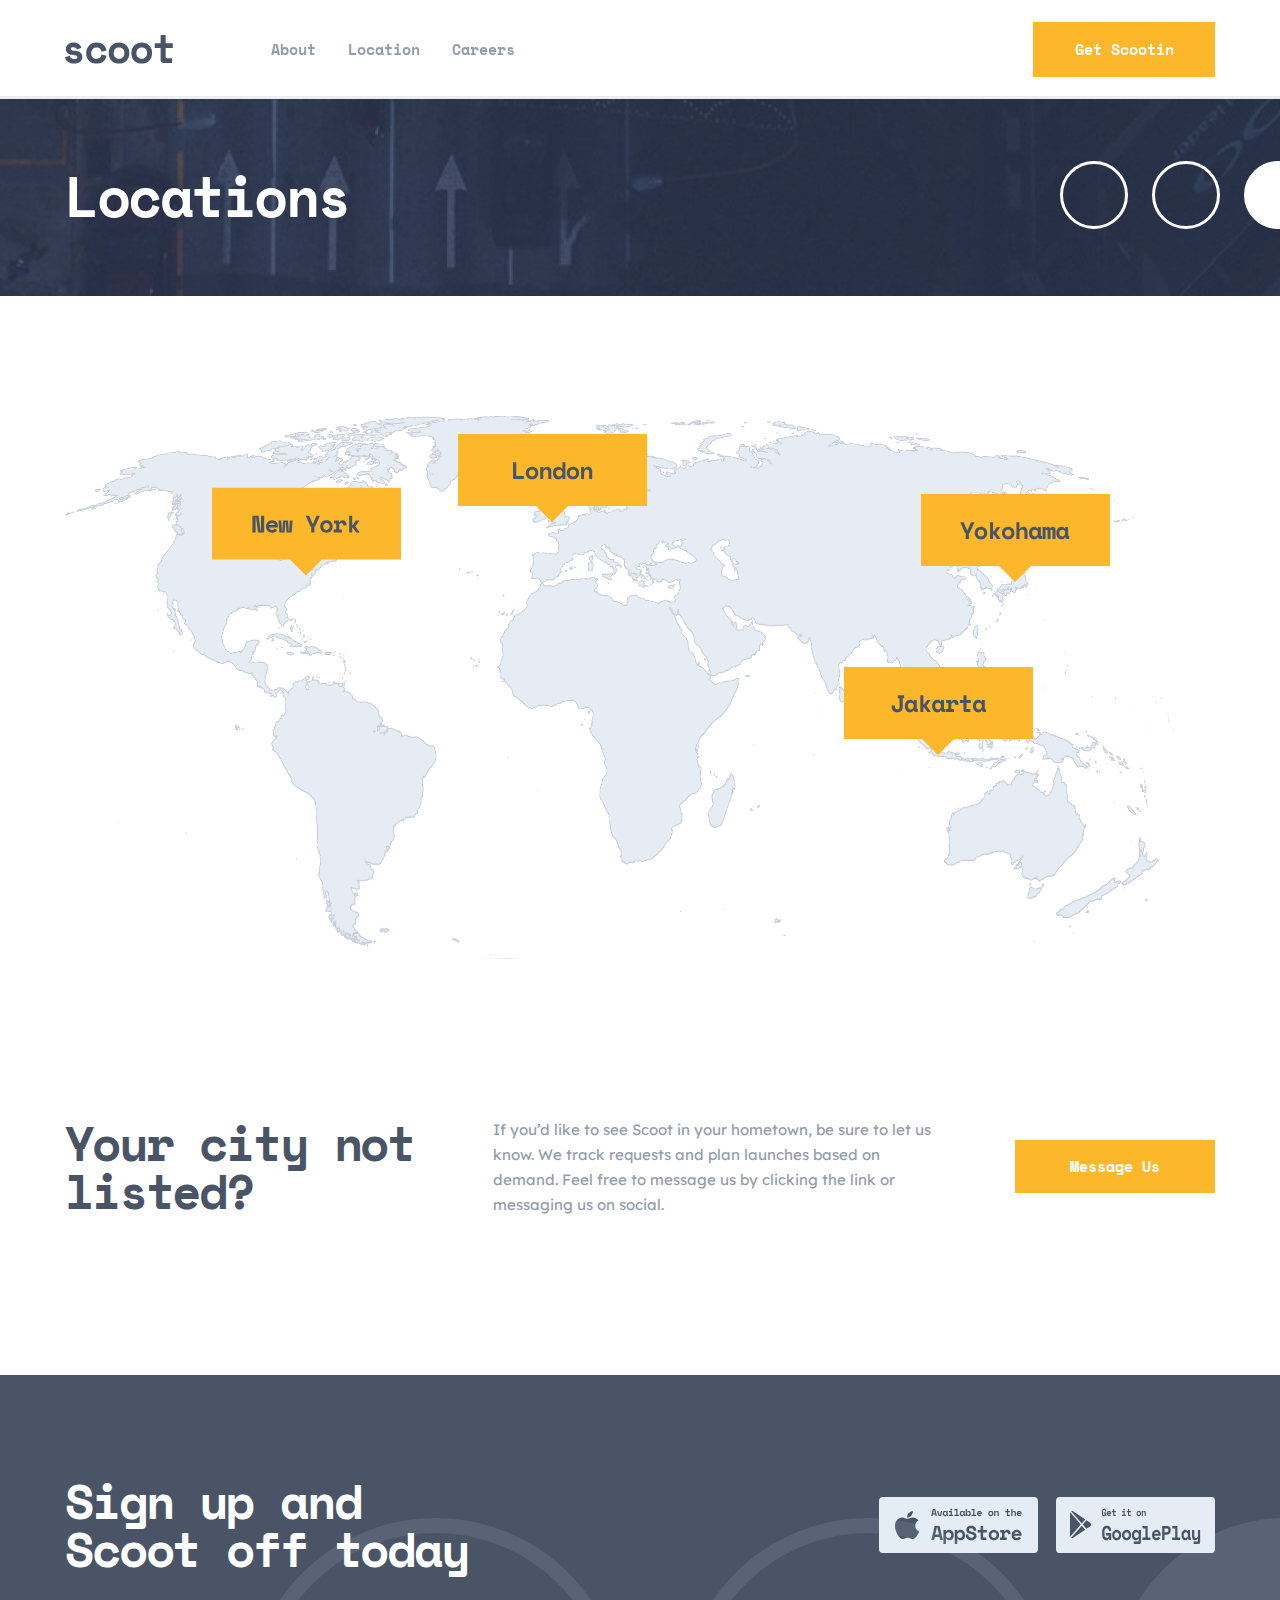
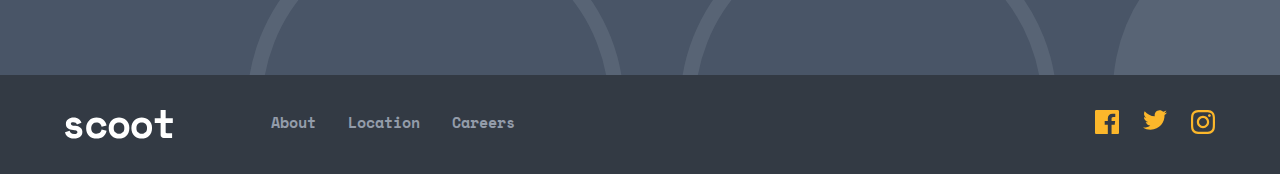
<file: html/location.html>
<!DOCTYPE html>
<html lang="en">
  <head>
    <meta charset="UTF-8" />
    <meta http-equiv="X-UA-Compatible" content="IE=edge" />
    <meta name="viewport" content="width=device-width, initial-scale=1.0" />
    <title>Location</title>
    <link rel="stylesheet" href="../css/main.css" />
  </head>
  <body>
    <!-- HEADER -->
    <header class="header">
      <div class="container">
        <div class="header__tuggle-btn">
          <button href="">
            <img src="../images/svg/tuggle-btn.svg" alt="" />
          </button>
        </div>
        <div class="header__logo">
          <a href="../index.html">
            <svg
              xmlns="http://www.w3.org/2000/svg"
              width="108"
              height="29"
              fill="none"
            >
              <path
                fill="#495567"
                fill-rule="evenodd"
                d="M107.097 23.2V28h-8.4c-.907 0-1.647-.293-2.22-.88-.573-.587-.86-1.333-.86-2.24V12.96h-5.88v-4.8h5.88V0h5.04v8.16h7.16v4.8h-7.16V22c0 .8.36 1.2 1.08 1.2h5.36ZM9.12 28.56c2.613 0 4.64-.587 6.08-1.76 1.44-1.173 2.16-2.747 2.16-4.72v-.24c0-1.787-.64-3.18-1.92-4.18-1.28-1-2.933-1.607-4.96-1.82-1.76-.187-2.973-.42-3.64-.7-.667-.28-1-.74-1-1.38 0-.453.213-.833.64-1.14.427-.307 1.067-.46 1.92-.46.933 0 1.693.207 2.28.62.587.413 1 .98 1.24 1.7l4.56-1.84a8.832 8.832 0 0 0-.92-1.74c-.4-.6-.92-1.147-1.56-1.64-.64-.493-1.42-.893-2.34-1.2-.92-.307-2.007-.46-3.26-.46-.96 0-1.893.133-2.8.4a7.473 7.473 0 0 0-2.4 1.18 6.193 6.193 0 0 0-1.68 1.9c-.427.747-.64 1.613-.64 2.6v.24c0 1.893.66 3.327 1.98 4.3 1.32.973 3.1 1.553 5.34 1.74.827.08 1.513.187 2.06.32.547.133.98.3 1.3.5.32.2.54.413.66.64.12.227.18.473.18.74 0 .453-.233.873-.7 1.26-.467.387-1.327.58-2.58.58-1.413 0-2.46-.32-3.14-.96-.68-.64-1.127-1.387-1.34-2.24L0 22.32c.133.693.393 1.407.78 2.14.387.733.94 1.4 1.66 2 .72.6 1.627 1.1 2.72 1.5 1.093.4 2.413.6 3.96.6Zm22.454 0c2.827 0 5.087-.72 6.78-2.16 1.694-1.44 2.767-3.333 3.22-5.68l-4.96-1.24c-.24 1.307-.766 2.347-1.58 3.12-.813.773-1.993 1.16-3.54 1.16-.72 0-1.4-.113-2.04-.34a4.705 4.705 0 0 1-1.68-1.02c-.48-.453-.86-1.02-1.14-1.7-.28-.68-.42-1.46-.42-2.34v-.24c0-.88.14-1.673.42-2.38.28-.707.66-1.307 1.14-1.8a5.006 5.006 0 0 1 1.68-1.14 5.25 5.25 0 0 1 2.04-.4c1.547 0 2.747.427 3.6 1.28.854.853 1.36 1.867 1.52 3.04l4.96-1.28c-.453-2.347-1.54-4.24-3.26-5.68-1.72-1.44-3.966-2.16-6.74-2.16-1.44 0-2.793.24-4.06.72a9.726 9.726 0 0 0-3.32 2.08c-.946.907-1.686 2-2.22 3.28-.533 1.28-.8 2.72-.8 4.32v.48c0 1.6.267 3.027.8 4.28.534 1.253 1.267 2.307 2.2 3.16.934.853 2.034 1.507 3.3 1.96 1.267.453 2.634.68 4.1.68Zm26.355-.68c-1.24.453-2.54.68-3.9.68-1.36 0-2.66-.227-3.9-.68a9.996 9.996 0 0 1-3.3-1.98c-.96-.867-1.72-1.933-2.28-3.2-.56-1.267-.84-2.727-.84-4.38v-.48c0-1.627.28-3.073.84-4.34.56-1.267 1.32-2.34 2.28-3.22a9.827 9.827 0 0 1 3.3-2c1.24-.453 2.54-.68 3.9-.68 1.36 0 2.66.227 3.9.68a9.827 9.827 0 0 1 3.3 2c.96.88 1.72 1.953 2.28 3.22.56 1.267.84 2.713.84 4.34v.48c0 1.653-.28 3.113-.84 4.38-.56 1.267-1.32 2.333-2.28 3.2a9.996 9.996 0 0 1-3.3 1.98Zm-3.9-4.12c-.72 0-1.4-.12-2.04-.36a4.95 4.95 0 0 1-1.68-1.04 4.911 4.911 0 0 1-1.14-1.66c-.28-.653-.42-1.393-.42-2.22v-.8c0-.827.14-1.567.42-2.22.28-.653.66-1.207 1.14-1.66a4.95 4.95 0 0 1 1.68-1.04c.64-.24 1.32-.36 2.04-.36s1.4.12 2.04.36c.64.24 1.2.587 1.68 1.04.48.453.86 1.007 1.14 1.66.28.653.42 1.393.42 2.22v.8c0 .827-.14 1.567-.42 2.22a4.911 4.911 0 0 1-1.14 1.66c-.48.453-1.04.8-1.68 1.04-.64.24-1.32.36-2.04.36Zm26.594 4.12c-1.24.453-2.54.68-3.9.68-1.36 0-2.66-.227-3.9-.68a9.996 9.996 0 0 1-3.3-1.98c-.96-.867-1.72-1.933-2.28-3.2-.56-1.267-.84-2.727-.84-4.38v-.48c0-1.627.28-3.073.84-4.34.56-1.267 1.32-2.34 2.28-3.22a9.827 9.827 0 0 1 3.3-2c1.24-.453 2.54-.68 3.9-.68 1.36 0 2.66.227 3.9.68a9.827 9.827 0 0 1 3.3 2c.96.88 1.72 1.953 2.28 3.22.56 1.267.84 2.713.84 4.34v.48c0 1.653-.28 3.113-.84 4.38-.56 1.267-1.32 2.333-2.28 3.2a9.996 9.996 0 0 1-3.3 1.98Zm-3.9-4.12c-.72 0-1.4-.12-2.04-.36a4.95 4.95 0 0 1-1.68-1.04 4.911 4.911 0 0 1-1.14-1.66c-.28-.653-.42-1.393-.42-2.22v-.8c0-.827.14-1.567.42-2.22.28-.653.66-1.207 1.14-1.66a4.95 4.95 0 0 1 1.68-1.04c.64-.24 1.32-.36 2.04-.36s1.4.12 2.04.36c.64.24 1.2.587 1.68 1.04.48.453.86 1.007 1.14 1.66.28.653.42 1.393.42 2.22v.8c0 .827-.14 1.567-.42 2.22a4.911 4.911 0 0 1-1.14 1.66c-.48.453-1.04.8-1.68 1.04-.64.24-1.32.36-2.04.36Z"
                clip-rule="evenodd"
              />
            </svg>
          </a>
        </div>
        <nav class="navbar">
          <ul class="navbar__list">
            <li><a href="../html/about.html">About</a></li>
            <li><a href="#">Location</a></li>
            <li><a href="../html/careers.html">Careers</a></li>
          </ul>
          <a href="" class="btn header-btn">Get Scootin</a>
        </nav>
      </div>
    </header>
    <!-- HEADER END -->

    <!-- MAIN -->
    <main>
      <section class="about-hero careers-hero">
        <div class="container">
          <h1>Locations</h1>
        </div>
        <div class="about-hero__img">
          <div class="about-hero__circle-b"></div>
          <div class="about-hero__circle-b"></div>
          <div class="about-hero__circle"></div>
        </div>
      </section>

      <section class="davlatlar">
        <div class="container">
          <div class="davlatlar__img">
            <img src="../images/svg/location-img.svg" alt="" />
          </div>
          <div class="davlatlar__img-phone">
            <img src="../images/svg/location-img-phone.svg" alt="" />
            <a href="#"><h4>New York</h4></a>
            <a href="#"><h4>London</h4></a>
            <a href="#"><h4>Jakarta</h4></a>
            <a href="#"><h4>Yokohama</h4></a>
          </div>
        </div>
      </section>

      <section class="city">
        <div class="container">
          <div class="city__your">
            <h2>Your city not listed?</h2>
            <p>
              If you’d like to see Scoot in your hometown, be sure to let us
              know. We track requests and plan launches based on demand. Feel
              free to message us by clicking the link or messaging us on social.
            </p>
            <a href="#"><span>Message Us</span></a>
          </div>
        </div>
      </section>

      <section class="scoot">
        <div class="container">
          <div class="scoot__div">
            <div class="scoot__text">
              <h2>Sign up and Scoot off today</h2>
            </div>
            <div class="scoot__img">
              <a href="#">
                <img src="../images/svg/appStore.svg" alt="" />
              </a>
              <a href="#">
                <img src="../images/svg/googlePlay.svg" alt="" />
              </a>
            </div>
          </div>
        </div>
        <div class="scoot__circle-d">
          <div class="scoot__circle-b"></div>
          <div class="scoot__circle-b"></div>
          <div class="scoot__circle"></div>
        </div>
      </section>
    </main>
    <!-- MAIN END -->

    <!-- FOOTER -->
    <footer class="footer">
      <div class="container">
        <div class="header__logo footer__logo">
          <a href="../index.html">
            <svg
              xmlns="http://www.w3.org/2000/svg"
              width="108"
              height="29"
              fill="none"
            >
              <path
                fill="#495567"
                fill-rule="evenodd"
                d="M107.097 23.2V28h-8.4c-.907 0-1.647-.293-2.22-.88-.573-.587-.86-1.333-.86-2.24V12.96h-5.88v-4.8h5.88V0h5.04v8.16h7.16v4.8h-7.16V22c0 .8.36 1.2 1.08 1.2h5.36ZM9.12 28.56c2.613 0 4.64-.587 6.08-1.76 1.44-1.173 2.16-2.747 2.16-4.72v-.24c0-1.787-.64-3.18-1.92-4.18-1.28-1-2.933-1.607-4.96-1.82-1.76-.187-2.973-.42-3.64-.7-.667-.28-1-.74-1-1.38 0-.453.213-.833.64-1.14.427-.307 1.067-.46 1.92-.46.933 0 1.693.207 2.28.62.587.413 1 .98 1.24 1.7l4.56-1.84a8.832 8.832 0 0 0-.92-1.74c-.4-.6-.92-1.147-1.56-1.64-.64-.493-1.42-.893-2.34-1.2-.92-.307-2.007-.46-3.26-.46-.96 0-1.893.133-2.8.4a7.473 7.473 0 0 0-2.4 1.18 6.193 6.193 0 0 0-1.68 1.9c-.427.747-.64 1.613-.64 2.6v.24c0 1.893.66 3.327 1.98 4.3 1.32.973 3.1 1.553 5.34 1.74.827.08 1.513.187 2.06.32.547.133.98.3 1.3.5.32.2.54.413.66.64.12.227.18.473.18.74 0 .453-.233.873-.7 1.26-.467.387-1.327.58-2.58.58-1.413 0-2.46-.32-3.14-.96-.68-.64-1.127-1.387-1.34-2.24L0 22.32c.133.693.393 1.407.78 2.14.387.733.94 1.4 1.66 2 .72.6 1.627 1.1 2.72 1.5 1.093.4 2.413.6 3.96.6Zm22.454 0c2.827 0 5.087-.72 6.78-2.16 1.694-1.44 2.767-3.333 3.22-5.68l-4.96-1.24c-.24 1.307-.766 2.347-1.58 3.12-.813.773-1.993 1.16-3.54 1.16-.72 0-1.4-.113-2.04-.34a4.705 4.705 0 0 1-1.68-1.02c-.48-.453-.86-1.02-1.14-1.7-.28-.68-.42-1.46-.42-2.34v-.24c0-.88.14-1.673.42-2.38.28-.707.66-1.307 1.14-1.8a5.006 5.006 0 0 1 1.68-1.14 5.25 5.25 0 0 1 2.04-.4c1.547 0 2.747.427 3.6 1.28.854.853 1.36 1.867 1.52 3.04l4.96-1.28c-.453-2.347-1.54-4.24-3.26-5.68-1.72-1.44-3.966-2.16-6.74-2.16-1.44 0-2.793.24-4.06.72a9.726 9.726 0 0 0-3.32 2.08c-.946.907-1.686 2-2.22 3.28-.533 1.28-.8 2.72-.8 4.32v.48c0 1.6.267 3.027.8 4.28.534 1.253 1.267 2.307 2.2 3.16.934.853 2.034 1.507 3.3 1.96 1.267.453 2.634.68 4.1.68Zm26.355-.68c-1.24.453-2.54.68-3.9.68-1.36 0-2.66-.227-3.9-.68a9.996 9.996 0 0 1-3.3-1.98c-.96-.867-1.72-1.933-2.28-3.2-.56-1.267-.84-2.727-.84-4.38v-.48c0-1.627.28-3.073.84-4.34.56-1.267 1.32-2.34 2.28-3.22a9.827 9.827 0 0 1 3.3-2c1.24-.453 2.54-.68 3.9-.68 1.36 0 2.66.227 3.9.68a9.827 9.827 0 0 1 3.3 2c.96.88 1.72 1.953 2.28 3.22.56 1.267.84 2.713.84 4.34v.48c0 1.653-.28 3.113-.84 4.38-.56 1.267-1.32 2.333-2.28 3.2a9.996 9.996 0 0 1-3.3 1.98Zm-3.9-4.12c-.72 0-1.4-.12-2.04-.36a4.95 4.95 0 0 1-1.68-1.04 4.911 4.911 0 0 1-1.14-1.66c-.28-.653-.42-1.393-.42-2.22v-.8c0-.827.14-1.567.42-2.22.28-.653.66-1.207 1.14-1.66a4.95 4.95 0 0 1 1.68-1.04c.64-.24 1.32-.36 2.04-.36s1.4.12 2.04.36c.64.24 1.2.587 1.68 1.04.48.453.86 1.007 1.14 1.66.28.653.42 1.393.42 2.22v.8c0 .827-.14 1.567-.42 2.22a4.911 4.911 0 0 1-1.14 1.66c-.48.453-1.04.8-1.68 1.04-.64.24-1.32.36-2.04.36Zm26.594 4.12c-1.24.453-2.54.68-3.9.68-1.36 0-2.66-.227-3.9-.68a9.996 9.996 0 0 1-3.3-1.98c-.96-.867-1.72-1.933-2.28-3.2-.56-1.267-.84-2.727-.84-4.38v-.48c0-1.627.28-3.073.84-4.34.56-1.267 1.32-2.34 2.28-3.22a9.827 9.827 0 0 1 3.3-2c1.24-.453 2.54-.68 3.9-.68 1.36 0 2.66.227 3.9.68a9.827 9.827 0 0 1 3.3 2c.96.88 1.72 1.953 2.28 3.22.56 1.267.84 2.713.84 4.34v.48c0 1.653-.28 3.113-.84 4.38-.56 1.267-1.32 2.333-2.28 3.2a9.996 9.996 0 0 1-3.3 1.98Zm-3.9-4.12c-.72 0-1.4-.12-2.04-.36a4.95 4.95 0 0 1-1.68-1.04 4.911 4.911 0 0 1-1.14-1.66c-.28-.653-.42-1.393-.42-2.22v-.8c0-.827.14-1.567.42-2.22.28-.653.66-1.207 1.14-1.66a4.95 4.95 0 0 1 1.68-1.04c.64-.24 1.32-.36 2.04-.36s1.4.12 2.04.36c.64.24 1.2.587 1.68 1.04.48.453.86 1.007 1.14 1.66.28.653.42 1.393.42 2.22v.8c0 .827-.14 1.567-.42 2.22a4.911 4.911 0 0 1-1.14 1.66c-.48.453-1.04.8-1.68 1.04-.64.24-1.32.36-2.04.36Z"
                clip-rule="evenodd"
              />
            </svg>
          </a>
        </div>
        <ul class="navbar__list footer__list">
          <li><a href="../html/about.html">About</a></li>
          <li><a href="../html/location.html">Location</a></li>
          <li><a href="../html/careers.html">Careers</a></li>
        </ul>
        <div class="footer__icon-mes">
          <a href="#">
            <svg
              width="24"
              height="24"
              viewBox="0 0 24 24"
              fill="none"
              xmlns="http://www.w3.org/2000/svg"
            >
              <path
                d="M22.675 0H1.325C0.593 0 0 0.593 0 1.325V22.676C0 23.407 0.593 24 1.325 24H12.82V14.706H9.692V11.084H12.82V8.413C12.82 5.313 14.713 3.625 17.479 3.625C18.804 3.625 19.942 3.724 20.274 3.768V7.008L18.356 7.009C16.852 7.009 16.561 7.724 16.561 8.772V11.085H20.148L19.681 14.707H16.561V24H22.677C23.407 24 24 23.407 24 22.675V1.325C24 0.593 23.407 0 22.675 0Z"
                fill="#FCB72B"
              />
            </svg>
          </a>
          <a href="#">
            <svg
              width="24"
              height="20"
              viewBox="0 0 24 20"
              fill="none"
              xmlns="http://www.w3.org/2000/svg"
            >
              <path
                d="M24 2.55699C23.117 2.94899 22.168 3.21299 21.172 3.33199C22.189 2.72299 22.97 1.75799 23.337 0.607986C22.386 1.17199 21.332 1.58199 20.21 1.80299C19.313 0.845986 18.032 0.247986 16.616 0.247986C13.437 0.247986 11.101 3.21399 11.819 6.29299C7.728 6.08799 4.1 4.12799 1.671 1.14899C0.381 3.36199 1.002 6.25699 3.194 7.72299C2.388 7.69699 1.628 7.47599 0.965 7.10699C0.911 9.38799 2.546 11.522 4.914 11.997C4.221 12.185 3.462 12.229 2.69 12.081C3.316 14.037 5.134 15.46 7.29 15.5C5.22 17.123 2.612 17.848 0 17.54C2.179 18.937 4.768 19.752 7.548 19.752C16.69 19.752 21.855 12.031 21.543 5.10599C22.505 4.41099 23.34 3.54399 24 2.55699Z"
                fill="#FCB72B"
              />
            </svg>
          </a>
          <a href="#">
            <svg
              width="24"
              height="24"
              viewBox="0 0 24 24"
              fill="none"
              xmlns="http://www.w3.org/2000/svg"
            >
              <path
                fill-rule="evenodd"
                clip-rule="evenodd"
                d="M12 0C8.741 0 8.333 0.014 7.053 0.072C2.695 0.272 0.273 2.69 0.073 7.052C0.014 8.333 0 8.741 0 12C0 15.259 0.014 15.668 0.072 16.948C0.272 21.306 2.69 23.728 7.052 23.928C8.333 23.986 8.741 24 12 24C15.259 24 15.668 23.986 16.948 23.928C21.302 23.728 23.73 21.31 23.927 16.948C23.986 15.668 24 15.259 24 12C24 8.741 23.986 8.333 23.928 7.053C23.732 2.699 21.311 0.273 16.949 0.073C15.668 0.014 15.259 0 12 0ZM12 2.163C15.204 2.163 15.584 2.175 16.85 2.233C20.102 2.381 21.621 3.924 21.769 7.152C21.827 8.417 21.838 8.797 21.838 12.001C21.838 15.206 21.826 15.585 21.769 16.85C21.62 20.075 20.105 21.621 16.85 21.769C15.584 21.827 15.206 21.839 12 21.839C8.796 21.839 8.416 21.827 7.151 21.769C3.891 21.62 2.38 20.07 2.232 16.849C2.174 15.584 2.162 15.205 2.162 12C2.162 8.796 2.175 8.417 2.232 7.151C2.381 3.924 3.896 2.38 7.151 2.232C8.417 2.175 8.796 2.163 12 2.163ZM5.838 12C5.838 8.597 8.597 5.838 12 5.838C15.403 5.838 18.162 8.597 18.162 12C18.162 15.404 15.403 18.163 12 18.163C8.597 18.163 5.838 15.403 5.838 12ZM12 16C9.791 16 8 14.21 8 12C8 9.791 9.791 8 12 8C14.209 8 16 9.791 16 12C16 14.21 14.209 16 12 16ZM16.965 5.595C16.965 4.8 17.61 4.155 18.406 4.155C19.201 4.155 19.845 4.8 19.845 5.595C19.845 6.39 19.201 7.035 18.406 7.035C17.61 7.035 16.965 6.39 16.965 5.595Z"
                fill="#FCB72B"
              />
            </svg>
          </a>
        </div>
      </div>
    </footer>
    <!-- FOOTER END -->
    <script src="../js/main.js"></script>
  </body>
</html>
</file>
<file: css/main.css>
/*! normalize.css v8.0.1 | MIT License | github.com/necolas/normalize.css */html{line-height:1.15;-webkit-text-size-adjust:100%}body{margin:0}main{display:block}h1{font-size:2em}hr{box-sizing:content-box;height:0;overflow:visible}pre{font-family:monospace,monospace;font-size:1em}a{background-color:rgba(0,0,0,0)}abbr[title]{border-bottom:none;text-decoration:underline;text-decoration:underline dotted}b,strong{font-weight:bolder}code,kbd,samp{font-family:monospace,monospace;font-size:1em}small{font-size:80%}sub,sup{font-size:75%;line-height:0;position:relative;vertical-align:baseline}sub{bottom:-0.25em}sup{top:-0.5em}img{border-style:none}button,input,optgroup,select,textarea{font-family:inherit;font-size:100%;line-height:1.15;margin:0}button,input{overflow:visible}button,select{text-transform:none}button,[type=button],[type=reset],[type=submit]{-webkit-appearance:button}button::-moz-focus-inner,[type=button]::-moz-focus-inner,[type=reset]::-moz-focus-inner,[type=submit]::-moz-focus-inner{border-style:none;padding:0}button:-moz-focusring,[type=button]:-moz-focusring,[type=reset]:-moz-focusring,[type=submit]:-moz-focusring{outline:1px dotted ButtonText}fieldset{padding:.35em .75em .625em}legend{box-sizing:border-box;color:inherit;display:table;max-width:100%;padding:0;white-space:normal}progress{vertical-align:baseline}textarea{overflow:auto}[type=checkbox],[type=radio]{box-sizing:border-box;padding:0}[type=number]::-webkit-inner-spin-button,[type=number]::-webkit-outer-spin-button{height:auto}[type=search]{-webkit-appearance:textfield;outline-offset:-2px}[type=search]::-webkit-search-decoration{-webkit-appearance:none}::-webkit-file-upload-button{-webkit-appearance:button;font:inherit}details{display:block}summary{display:list-item}template{display:none}[hidden]{display:none}*,::after ::before{box-sizing:border-box;margin:0;padding:0}html{font-size:62.5%;scroll-behavior:smooth;height:100%}body{height:100%;font-size:15px;line-height:1.67;color:#939caa;font-family:"Lexend Deca",Arial,sans-serif;display:flex;flex-direction:column}main{flex-grow:1}a{display:flex;text-decoration:none}ul,ol{list-style:none}input,button{border:none;outline:none;background-color:inherit}img{display:flex}.container{max-width:115rem;padding-right:2rem;padding-left:2rem;margin-left:auto;margin-right:auto}@font-face{font-family:"Space Mono";font-style:normal;font-weight:400;src:local(""),url("../fonts/space-mono-v12-latin-regular.woff2") format("woff2"),url("../fonts/space-mono-v12-latin-regular.woff") format("woff")}@font-face{font-family:"Space Mono";font-style:normal;font-weight:700;src:local(""),url("../fonts/space-mono-v12-latin-700.woff2") format("woff2"),url("../fonts/space-mono-v12-latin-700.woff") format("woff")}@font-face{font-family:"Lexend Deca";font-style:normal;font-weight:400;src:local(""),url("../fonts/lexend-deca-v17-latin-regular.woff2") format("woff2"),url("../fonts/lexend-deca-v17-latin-regular.woff") format("woff")}h1{font-size:56px;line-height:1;letter-spacing:-2.5px;font-family:"Space Mono",Arial,sans-serif}h2{font-family:"Space Mono",Arial,sans-serif;font-size:48px;line-height:1;letter-spacing:-2.14px}h3{font-family:"Space Mono",Arial,sans-serif;font-size:40px;line-height:1.2;letter-spacing:-1.78571px}h4{font-family:"Space Mono",Arial,sans-serif;font-size:24px;line-height:1.17;letter-spacing:-1.07143px}.navbar{display:flex;align-items:center;flex-grow:1}@media only screen and (max-width: 670px){.navbar{display:block;position:absolute;height:100vh;background-color:#333a44;left:0;top:7rem;width:256px;justify-content:space-between}}.navbar__list{margin-left:5.8rem;display:flex}@media only screen and (max-width: 670px){.navbar__list{flex-direction:column;margin-left:0;margin-top:6.4rem;gap:2.4rem}}.navbar__list li:not(:last-child){margin-right:3.2rem}.navbar__list li:hover a{color:#fcb72b}.navbar__list li a{font-size:1.5rem;line-height:2.5rem;font-family:"Space Mono",Arial,sans-serif;font-style:normal;font-weight:700;color:#939caa}.navbar .header-btn{margin-left:auto;justify-content:space-between}@media only screen and (max-width: 670px){.navbar .header-btn{margin-left:3rem}}@media only screen and (max-width: 670px){.hidden{display:none}}.header{padding:2.2rem 0;position:fixed;width:100%;background-color:rgba(255,255,255,.9137254902);z-index:50}.header .container{display:flex;align-items:center}.header__tuggle-btn{display:none}@media only screen and (max-width: 670px){.header__tuggle-btn{display:block}}@media only screen and (max-width: 670px){.header__logo{margin-left:auto;margin-right:auto}}.footer{background-color:#333a44;padding:3.5rem 0}.footer .container{display:flex}@media only screen and (max-width: 670px){.footer .container{flex-direction:column}}.footer__logo path{fill:#fff}.footer__list{margin-top:0;margin-bottom:0}@media only screen and (max-width: 670px){.footer__list{margin-left:auto;margin-right:auto;margin-top:4.2rem;margin-bottom:8.5rem;display:flex;flex-direction:column;gap:1.6rem}}@media only screen and (max-width: 670px){.footer__list a{text-align:center}}.footer__icon-mes{display:flex;gap:2.4rem;margin-left:auto}.footer__icon-mes a:hover path{fill:#fff}@media only screen and (max-width: 670px){.footer__icon-mes{margin-right:auto}}.btn{width:18rem;padding:1.4rem 0;background-color:#fcb72b;font-family:"Space Mono",Arial,sans-serif;font-style:normal;font-size:1.5rem;line-height:2.5rem;font-weight:700;color:#fff;text-align:center;margin-left:auto;border:1px solid #fcb72b;display:inline-block}.btn:hover{border:1px solid #fcb72b;background-color:inherit;color:#fcb72b}.easy-btn{width:18rem;height:5.3rem;background-color:#fcb72b}.easy-btn:hover{border:1px solid #fcb72b;background-color:inherit}.easy-btn:hover span{color:#fcb72b}.easy-btn span{margin:1.4rem 4.4rem;font-family:"Space Mono",Arial,sans-serif;font-style:normal;font-weight:700;font-size:1.5rem;line-height:2.5rem;text-align:center;color:#fff}.hero{margin-top:9.6rem;background:linear-gradient(rgba(47, 59, 89, 0.6235294118), rgba(47, 59, 89, 0.6470588235)),url(../images/jpg/hero-img.jpg);background-repeat:no-repeat;background-size:cover;background-position:center;padding-top:15.3rem;padding-bottom:15.2rem;mix-blend-mode:normal;margin-bottom:16rem}@media only screen and (max-width: 850px){.hero{padding-top:13.7rem;padding-bottom:4rem}}@media only screen and (max-width: 390px){.hero{padding-top:11.5rem;padding-bottom:3.5rem}}.hero__div h1{color:#fff;max-width:50rem;margin-bottom:4rem}@media only screen and (max-width: 850px){.hero__div h1{margin-left:auto;margin-right:auto;text-align:center}}@media only screen and (max-width: 390px){.hero__div h1{font-size:4rem;line-height:4rem;letter-spacing:-1.78571px;max-width:31.1rem;margin-bottom:2.4rem}}.hero__div p{font-style:normal;font-weight:400;font-size:1.55rem;line-height:2.5rem;color:#fff;max-width:40.5rem;margin-bottom:4rem}@media only screen and (max-width: 850px){.hero__div p{text-align:center;max-width:57.3rem}}.hero__text{margin-left:5.7rem;margin-right:4rem}@media only screen and (max-width: 850px){.hero__text{margin-left:auto;margin-right:auto;display:flex;flex-direction:column;justify-content:center}}@media only screen and (max-width: 850px){.hero__text a{margin-left:auto;margin-right:auto}}.hero__div-site{display:flex}@media only screen and (max-width: 850px){.hero__div-site{flex-direction:column}}.hero__img{margin-left:-17rem;margin-top:4.8rem}@media only screen and (max-width: 850px){.hero__img img{display:none}}.hero__img2{margin-top:4.8rem}@media only screen and (max-width: 850px){.hero__img2{margin-top:4rem;margin-left:-15.5rem}}@media only screen and (max-width: 670px){.hero__img2{margin-left:-20rem}}@media only screen and (max-width: 390px){.hero__img2{margin-left:-34rem}}@media only screen and (max-width: 850px){.hero__btn{display:block}}.locate{margin-bottom:14.7rem}@media only screen and (max-width: 850px){.locate .container{display:flex}}.locate__img{display:flex;align-items:center;margin-bottom:4rem}@media only screen and (max-width: 850px){.locate__img{flex-direction:column}}@media only screen and (max-width: 390px){.locate__img{display:none}}.locate__img-tel{position:relative;width:9.6rem;height:9.6rem;display:flex;align-items:center;justify-content:center}.locate__img-tel div{display:flex}@media only screen and (max-width: 390px){.locate__img-tel div{padding:2.5rem 2.5rem}}.locate__img-tel div::after{content:"";position:absolute;width:9.6rem;height:9.6rem;background-color:#fcb72b;z-index:-1;top:0;left:0;border-radius:50%}.locate__line{border:7.5px solid #e5ecf4;width:15rem;background-color:#e5ecf4;margin-left:-16.5rem}@media only screen and (max-width: 850px){.locate__line{width:0;height:14.2rem;margin-left:0;margin-top:-16rem}}@media only screen and (max-width: 390px){.locate__line{display:none}}.locate__line2{border:7.5px solid #e5ecf4;width:26.9rem;background-color:#e5ecf4}@media only screen and (max-width: 850px){.locate__line2{width:0;height:8.4rem}}@media only screen and (max-width: 576px){.locate__line2{height:15rem}}@media only screen and (max-width: 390px){.locate__line2{display:none}}.locate__text-div{display:flex;gap:3rem}@media only screen and (max-width: 850px){.locate__text-div{flex-direction:column;margin-left:7.9rem}}@media only screen and (max-width: 390px){.locate__text-div{margin-left:0}}.locate__text{max-width:35rem}.locate__text h4{margin:0;color:#495567;font-style:normal;font-weight:700;font-size:2.4rem;line-height:2.8rem;letter-spacing:-1.07143px}@media only screen and (max-width: 390px){.locate__text{margin-top:3.8rem;text-align:center}}.locate__text p{margin-top:2.7rem}.locate__img-phone{display:none}@media only screen and (max-width: 390px){.locate__img-phone{display:block;margin-left:auto;margin-right:auto}}.easy{overflow:hidden}.easy__div{display:flex;justify-content:space-between;margin-bottom:23.4rem}@media only screen and (max-width: 850px){.easy__div{flex-direction:column-reverse;align-items:center}}.easy__text{max-width:44.5rem}.easy__text h2{color:#495567}@media only screen and (max-width: 850px){.easy__text h2{text-align:center}}@media only screen and (max-width: 390px){.easy__text h2{font-size:3.2rem;line-height:3.2rem;margin-top:2rem}}.easy__text p{margin-bottom:4rem}@media only screen and (max-width: 850px){.easy__text p{text-align:center}}@media only screen and (max-width: 850px){.easy__text a{margin-left:auto;margin-right:auto}}.easy__img{position:relative}@media only screen and (max-width: 390px){.easy__phone-men{width:31.1rem;height:31.1rem}}.easy__img-str{position:absolute;top:29.8rem;right:-16.5rem;z-index:1}@media only screen and (max-width: 670px){.easy__img-str{left:-10rem}}@media only screen and (max-width: 576px){.easy__img-str{left:-5rem}}@media only screen and (max-width: 390px){.easy__img-str{left:0;top:17rem}}.easy__cyrcl{width:44.5rem;height:44.5rem;background-color:#e5ecf4;border-radius:50%;position:absolute;left:48rem;top:0;z-index:-1}.easy__com-img{position:relative}.easy__com-img-str{position:absolute;top:0;left:-55rem;z-index:1}.easy__com-cyrcl{width:44.5rem;height:44.5rem;background-color:#e5ecf4;border-radius:50%;position:absolute;left:-47.5rem;top:0;z-index:-1}.easy__coming-div{display:flex;justify-content:space-between;margin-bottom:14rem}@media only screen and (max-width: 850px){.easy__coming-div{flex-direction:column;align-items:center}}.easy__zero{top:8rem;left:25.5rem}@media only screen and (max-width: 390px){.easy__zero{top:-1rem;left:10rem}}.scoot{background-color:#495567;padding:10.2rem 0;position:relative;overflow:hidden}.scoot__div{display:flex;justify-content:space-between;align-items:center}@media only screen and (max-width: 850px){.scoot__div{flex-direction:column}}.scoot__text{max-width:41.5rem}.scoot__text h2{margin:0;color:#fff}@media only screen and (max-width: 850px){.scoot__text h2{text-align:center;margin-bottom:4rem}}@media only screen and (max-width: 390px){.scoot__text h2{font-size:3.2rem;line-height:3.2rem;max-width:31.1rem}}.scoot__img{display:flex;gap:1.8rem}.scoot__img img{width:15.9rem;height:5.6rem}@media only screen and (max-width: 390px){.scoot__img img{width:11.3rem;height:4rem}}.scoot__circle-d{display:flex;gap:5.6rem;position:absolute;right:-18rem;bottom:-22rem;z-index:5}.scoot__circle-b{mix-blend-mode:normal;opacity:.1;border:15px solid #e5ecf4;transform:matrix(-1, 0, 0, 1, 0, 0);width:34.7rem;height:34.7rem;border-radius:50%}.scoot__circle{background:#e5ecf4;mix-blend-mode:normal;opacity:.1;transform:matrix(-1, 0, 0, 1, 0, 0);width:34.7rem;height:34.7rem;border-radius:50%}.about-hero{margin-bottom:12rem;background-image:linear-gradient(rgba(47, 59, 89, 0.75), rgba(47, 59, 89, 0.75)),url(../images/jpg/about-hero.jpg);padding-top:7.2rem;padding-bottom:7.2rem;background-repeat:no-repeat;margin-top:9.6rem;background-size:cover;background-position:center;position:relative;overflow:hidden}.about-hero h1{margin-top:0;margin-bottom:0;color:#fff}@media only screen and (max-width: 576px){.about-hero h1{text-align:center}}@media only screen and (max-width: 390px){.about-hero h1{font-size:4rem;line-height:4rem}}.about-hero__img{display:flex;gap:2.4rem;position:absolute;top:6.5rem;right:-3.2rem;z-index:2}@media only screen and (max-width: 576px){.about-hero__img{display:none}}.about-hero__circle-b{border:3px solid #fff;width:6.2rem;height:6.2rem;border-radius:50%}.about-hero__circle{border:3px solid #fff;background-color:#fff;width:6.2rem;height:6.2rem;border-radius:50%}.about-digital-str{transform:rotateX(180deg);bottom:3.1rem}.values{margin-bottom:12rem}.values .container h2{margin-bottom:8.5rem;text-align:center;color:#495567}@media only screen and (max-width: 390px){.values .container h2{font-size:3.2rem;line-height:3.2rem}}.values__div{display:flex;gap:3rem}@media only screen and (max-width: 850px){.values__div{flex-direction:column}}.values__img{border-radius:50%;margin-left:auto;margin-right:auto}.values__teach-img{position:relative;width:24rem;height:24rem;display:flex;margin-left:auto;margin-right:auto}.values__teach-crcl{background:#fcb72b;width:9.6rem;height:9.6rem;border-radius:50%;display:flex;align-items:center;justify-content:center;position:absolute;bottom:-5.5rem;left:8rem}.values__teach-crcl img{width:2.9rem;height:2.8rem}.values__teach h4{margin-top:8.7rem;color:#495567;text-align:center}.values__teach p{text-align:center}@media only screen and (max-width: 850px){.values__teach p{max-width:45.7rem;margin-left:auto;margin-right:auto}}.faks{margin-bottom:16rem}.faks h2{max-width:54rem;color:#495567;margin-bottom:6.4rem;margin-left:auto;margin-right:auto;text-align:center}@media only screen and (max-width: 390px){.faks h2{font-size:3.2rem;line-height:3.2rem}}.faks__work{display:flex;margin-bottom:6.4rem}@media only screen and (max-width: 850px){.faks__work{flex-direction:column}}.faks__it h3{margin-top:0;width:34rem;margin-right:3rem;color:#495567}@media only screen and (max-width: 850px){.faks__it h3{margin-left:auto;margin-right:auto}}@media only screen and (max-width: 390px){.faks__it h3{font-size:2.4rem;line-height:2.8rem;width:28rem}}.faks__dowland{max-width:73rem;background-color:#f2f5f9;padding:3.2rem 4rem;margin-bottom:1.6rem}.faks__dowland h4{margin:0;color:#495567}@media only screen and (max-width: 390px){.faks__dowland h4{font-size:1.8rem;line-height:2.4rem}}.faks__dowland p{margin-bottom:0}.faks__dowland img{margin-left:auto;margin-top:-2.5rem;margin-bottom:2.4rem}.faks__ride{max-width:73rem;background-color:#f2f5f9;margin-bottom:1.6rem;padding:3.2rem 4rem;display:flex}.faks__ride img{margin-left:auto;transform:rotateX(180deg)}.faks__ride h4{margin:0;color:#495567}@media only screen and (max-width: 390px){.faks__ride h4{font-size:1.8rem;line-height:2.4rem}}.careers-hero{background-image:linear-gradient(rgba(47, 59, 89, 0.75), rgba(47, 59, 89, 0.75)),url(../images/jpg/careers-hero.jpg)}.general{margin-bottom:16rem}.general__div{display:flex;justify-content:space-between;padding:3.2rem 6.4rem 3.5rem 4rem;max-width:111rem;background-color:#f2f5f9;margin-bottom:2.4rem}@media only screen and (max-width: 576px){.general__div{flex-direction:column;align-items:center}}.general__text h4{margin-top:0;margin-bottom:.8rem;letter-spacing:-1.07143px;color:#495567}@media only screen and (max-width: 576px){.general__text h4{text-align:center}}.general__text p{margin:0;color:#495567}@media only screen and (max-width: 576px){.general__text p{text-align:center}}.davlatlar{margin-bottom:12rem}.davlatlar__img{max-width:111rem}.davlatlar__img img{width:100%}@media only screen and (max-width: 576px){.davlatlar__img{display:none}}.davlatlar__img-phone{display:none}@media only screen and (max-width: 576px){.davlatlar__img-phone{display:block;gap:1.6rem}.davlatlar__img-phone img{margin-left:auto;margin-right:auto;margin-bottom:2.6rem}.davlatlar__img-phone a{justify-content:center;max-width:31.1rem;padding:4.2rem 10rem;background:rgba(252,183,43,.15);margin-bottom:1.6rem}}@media only screen and (max-width: 576px)and (max-width: 390px){.davlatlar__img-phone a{padding:4.2rem 5rem}}@media only screen and (max-width: 576px){.davlatlar__img-phone a h4{line-height:1;max-width:11.1rem;margin:0;text-align:center;letter-spacing:-1.07143px;color:#495567}}.city{margin-bottom:12rem}.city__your{display:flex;align-items:center;justify-content:space-between}@media only screen and (max-width: 850px){.city__your{flex-direction:column;gap:4rem}}.city__your h2{max-width:35.1rem;letter-spacing:-2.14286px;color:#495567}@media only screen and (max-width: 850px){.city__your h2{max-width:45.7rem;margin-bottom:0}}.city__your p{max-width:44.5rem;color:#939caa}.city__your a{width:18rem;background-color:#fcb72b;padding:1.4rem 1rem;justify-content:center}.city__your a span{font-family:"Space Mono";font-style:normal;font-weight:700;font-size:15px;line-height:25px;text-align:center;color:#fff}/*# sourceMappingURL=main.css.map */
</file>
